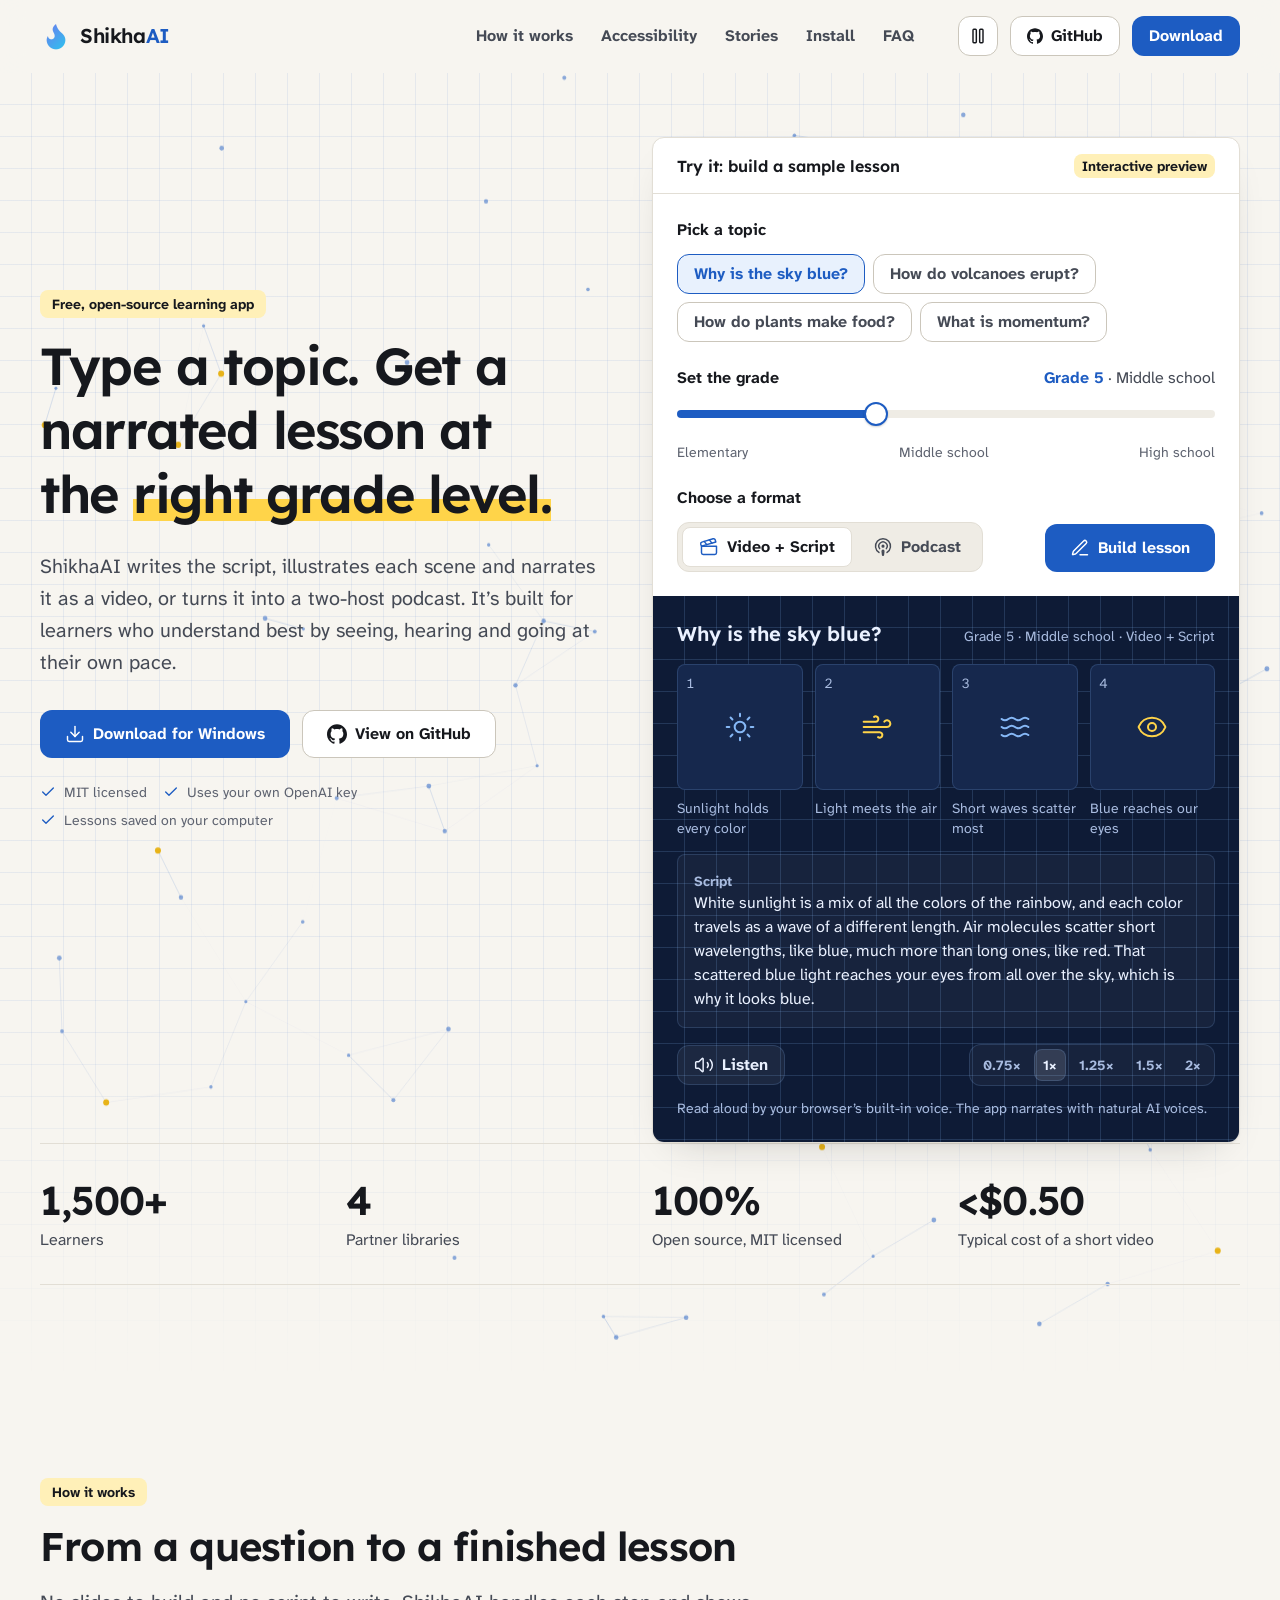
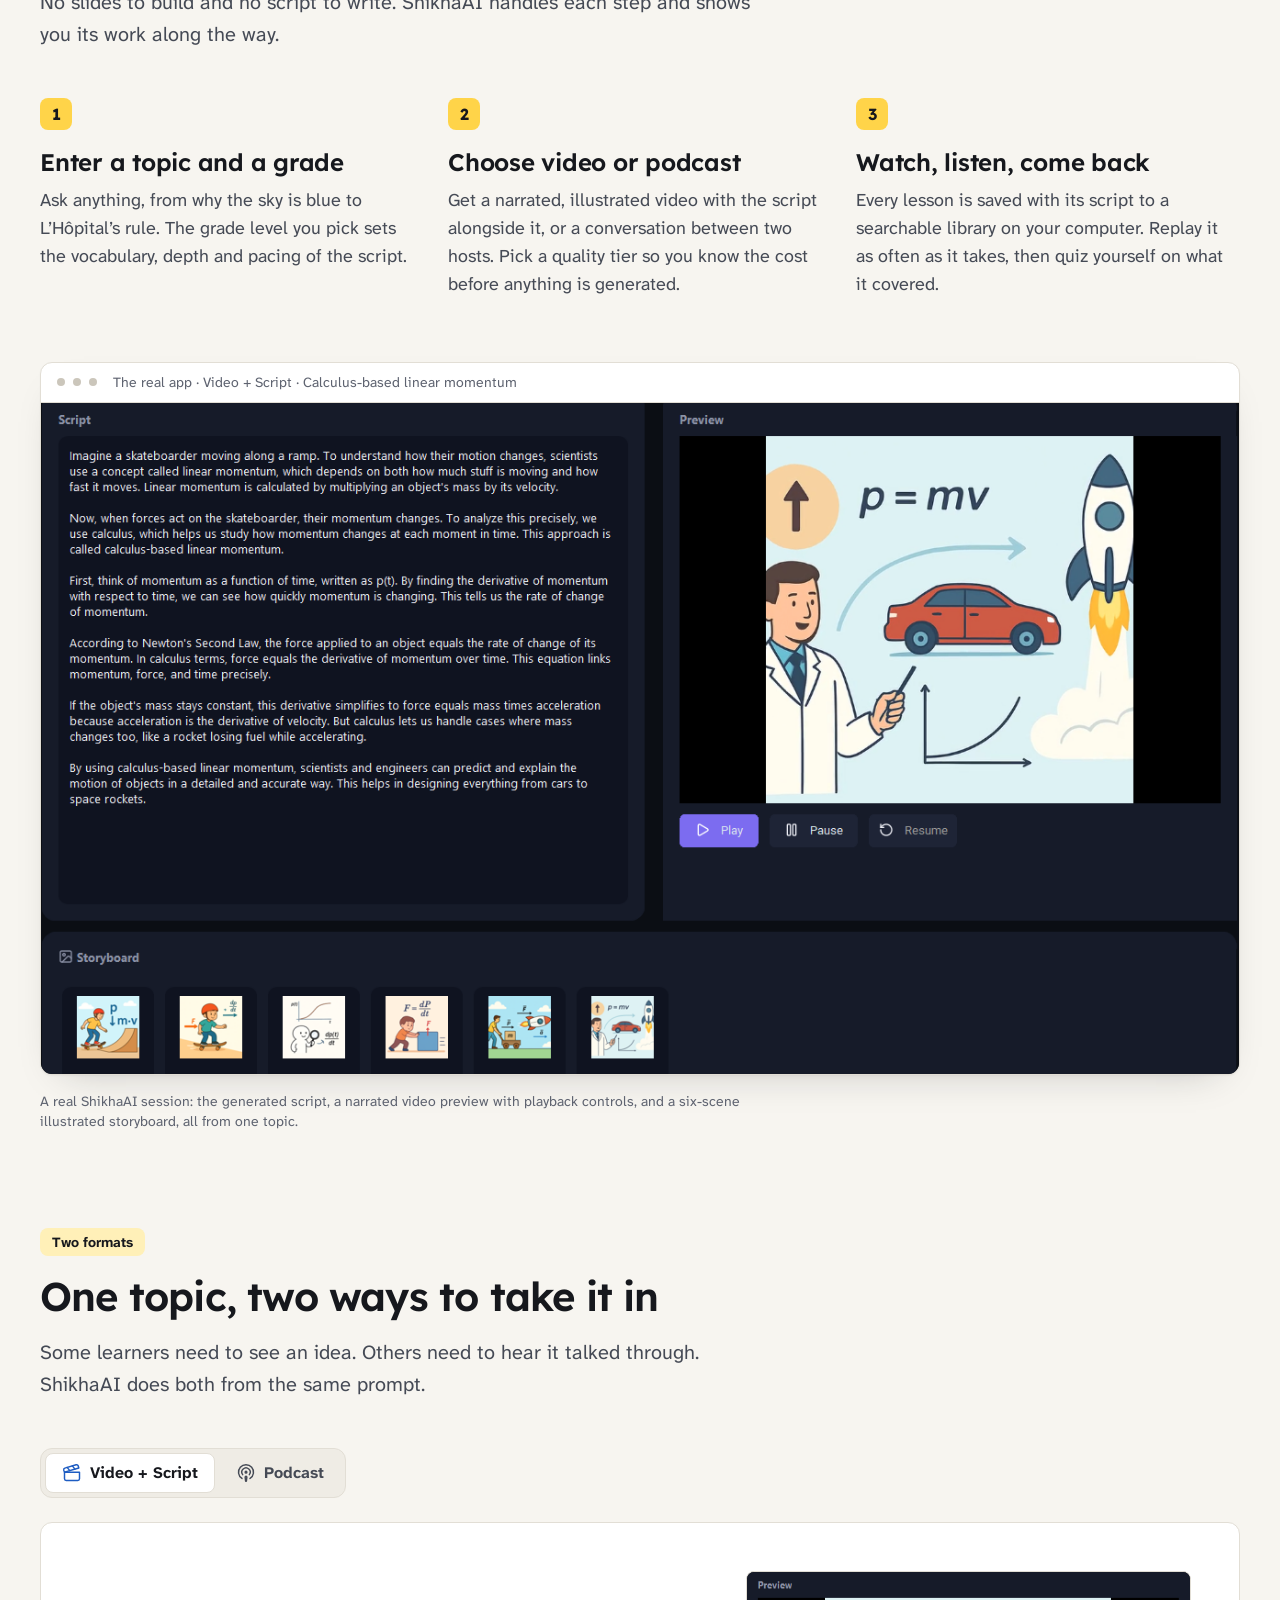
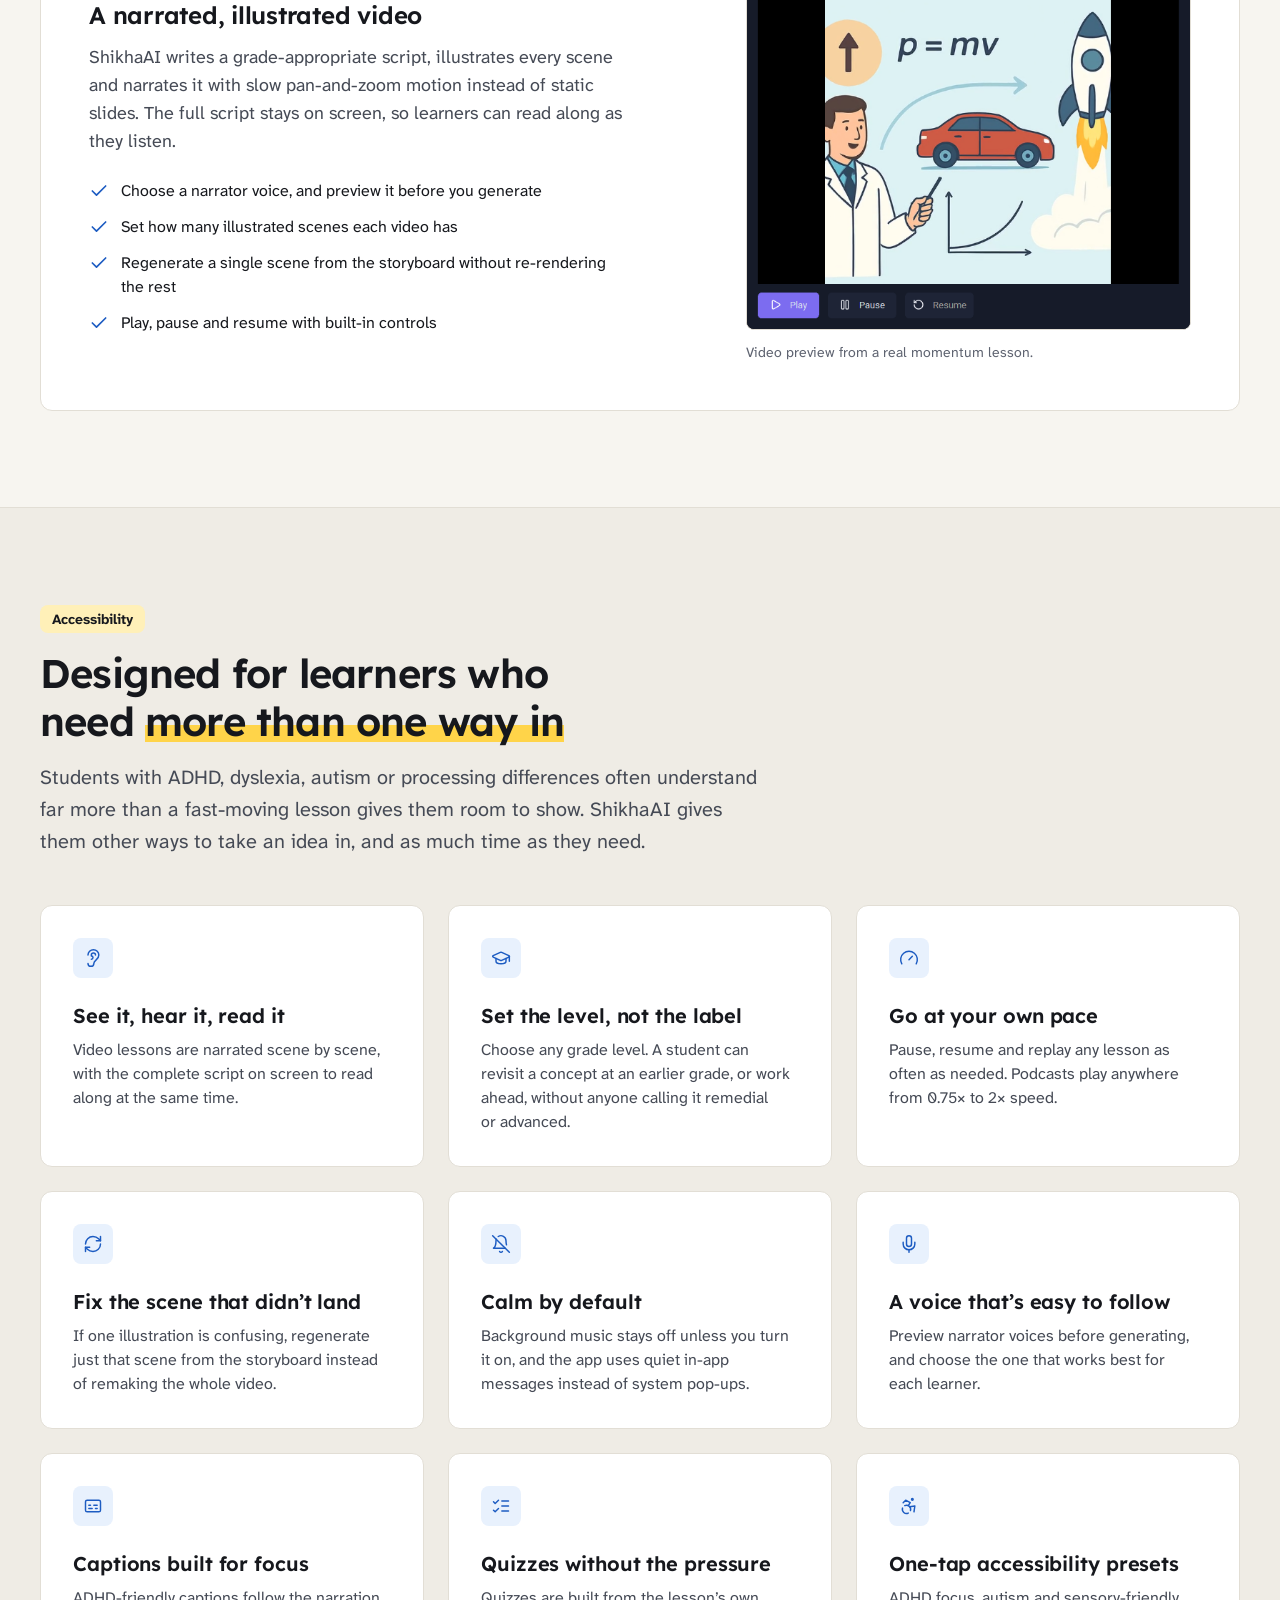
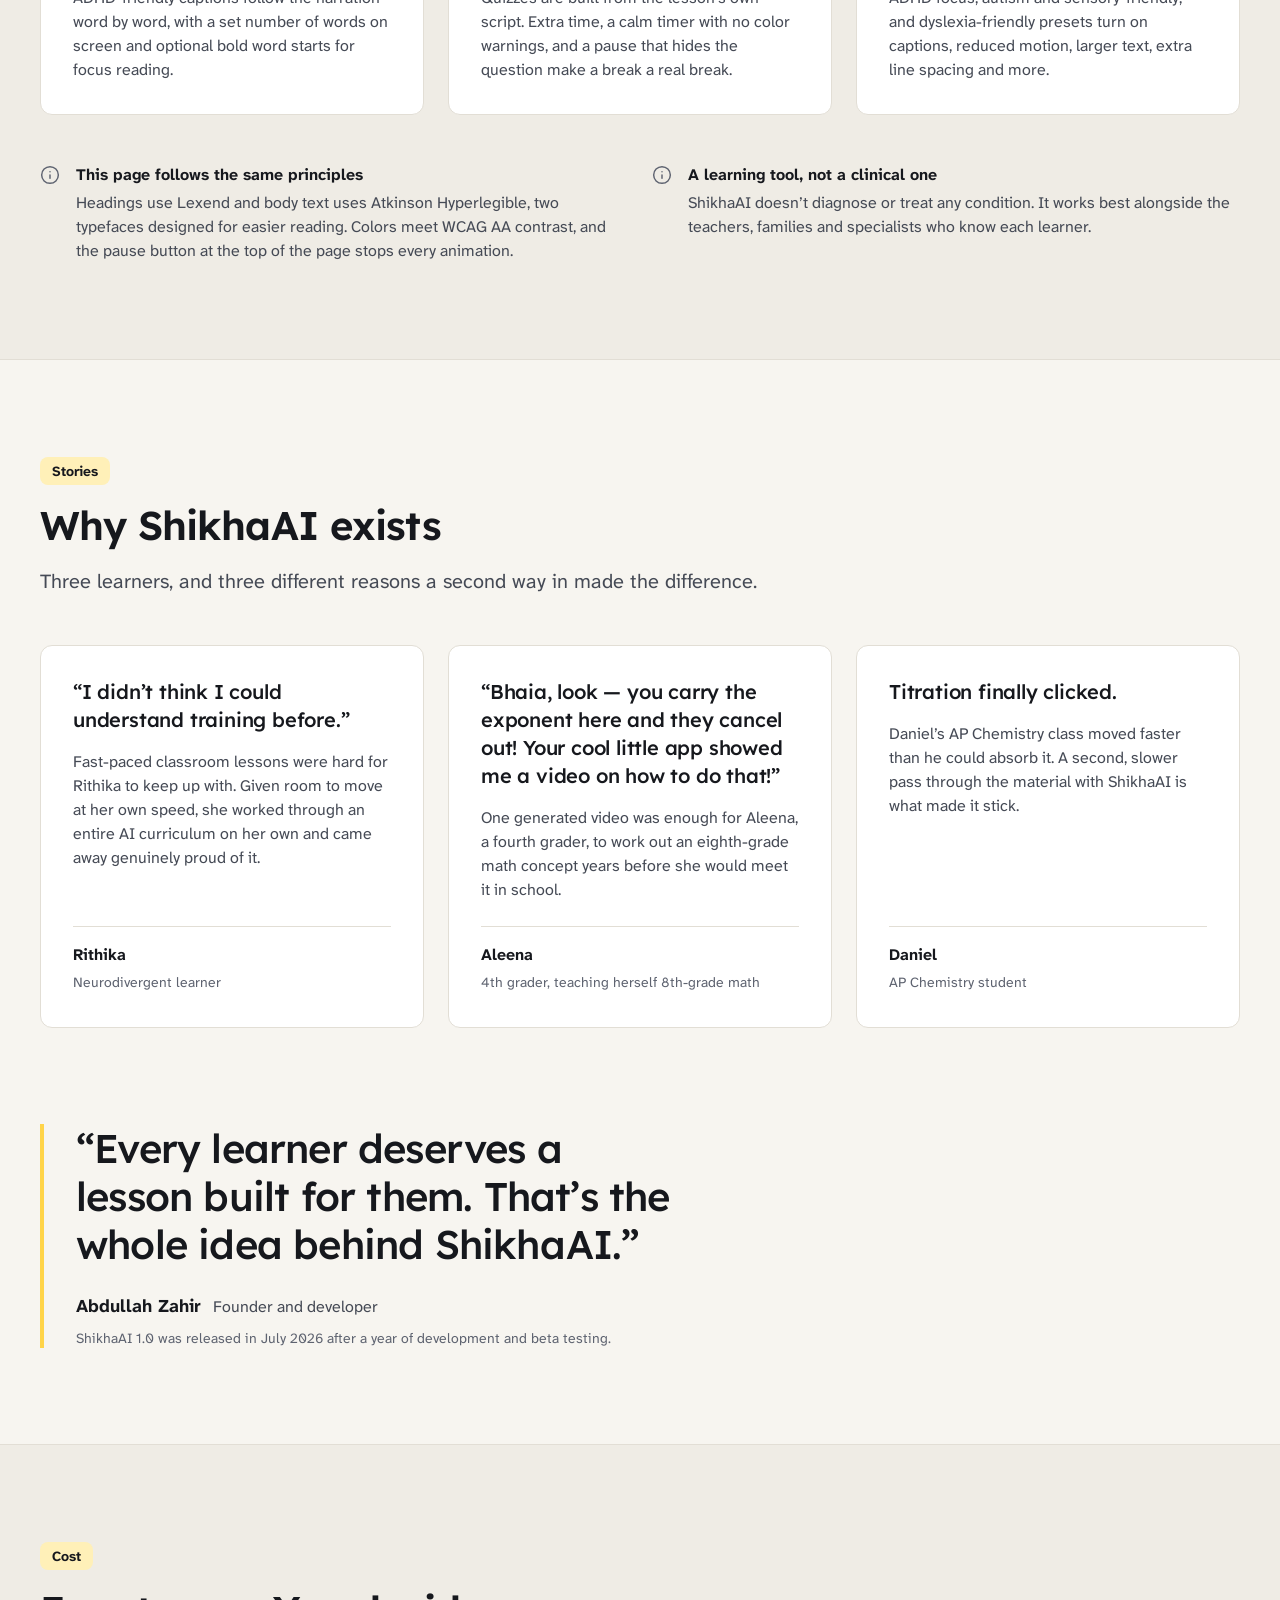
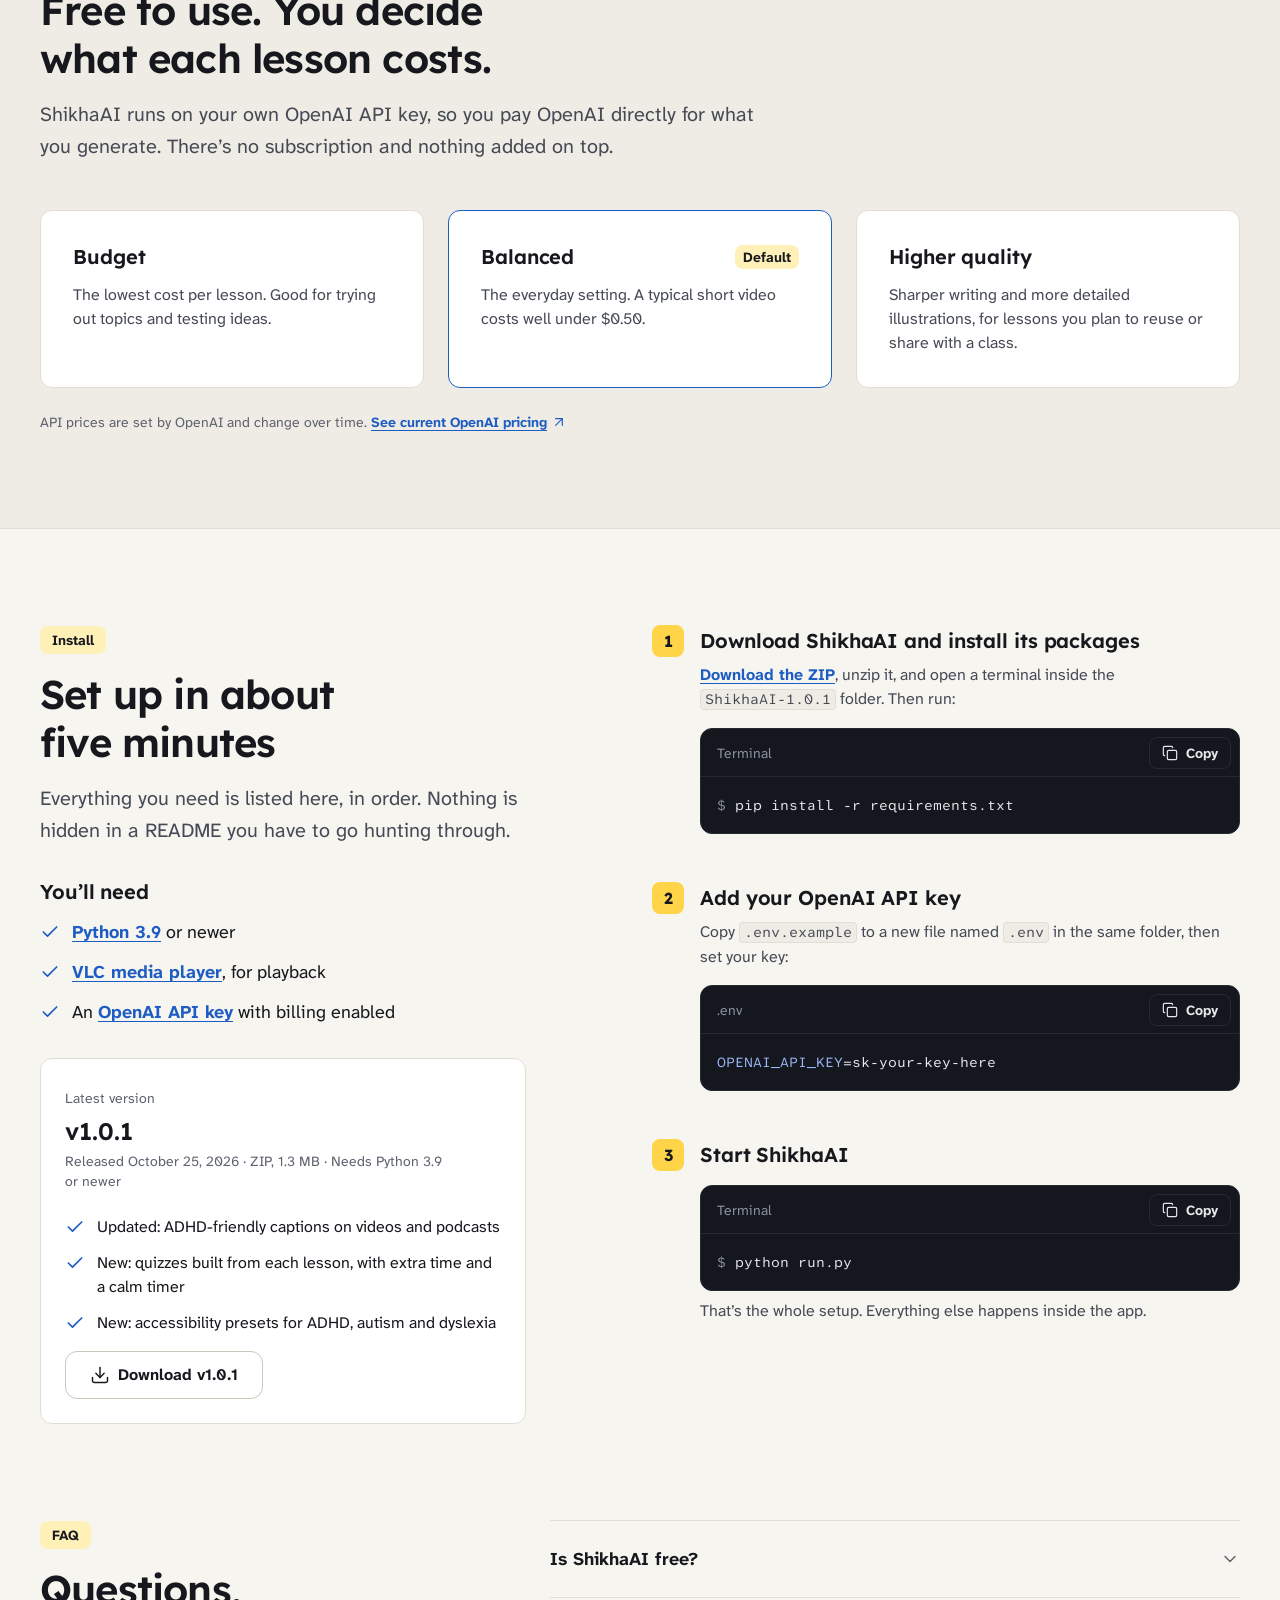
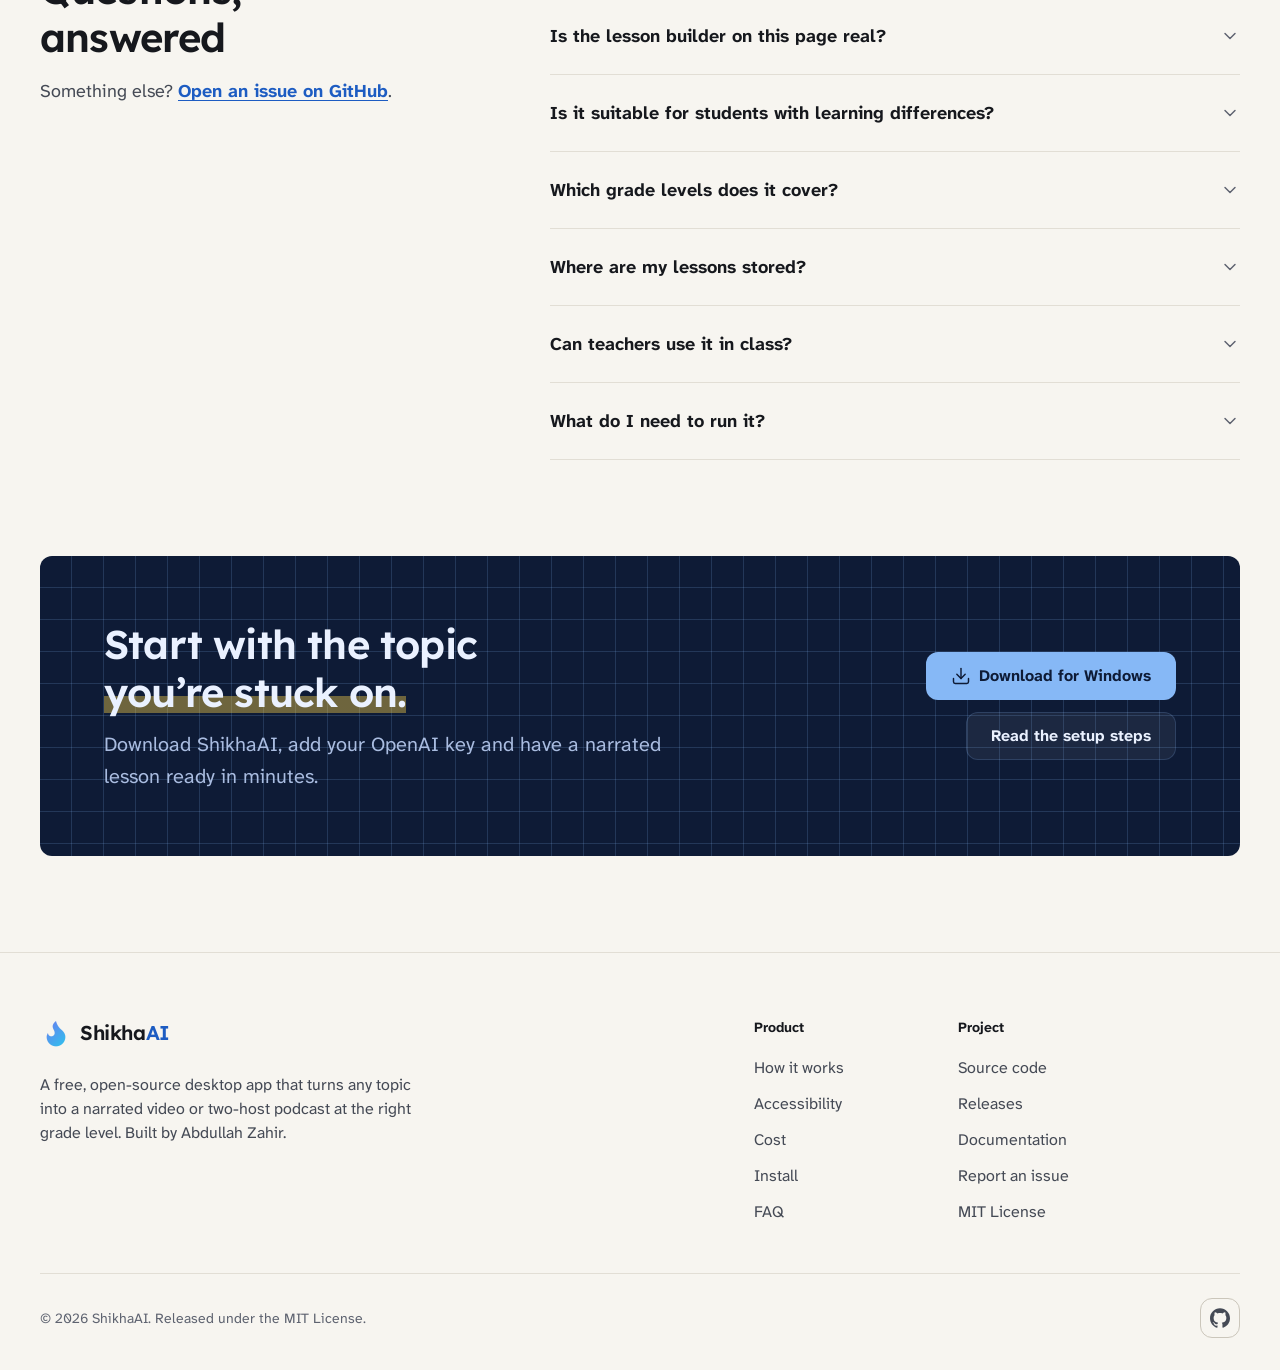
<file: index.html>
<!DOCTYPE html>
<html lang="en">
<head>
  <meta charset="utf-8">
  <meta name="viewport" content="width=device-width, initial-scale=1">
  <title>ShikhaAI — Narrated video and podcast lessons at the right grade level</title>
  <meta name="description" content="ShikhaAI is a free, open-source desktop app that turns any topic into a narrated, illustrated video or a two-host podcast at the grade level you choose. Built for learners who need to see it, hear it and go at their own pace.">
  <link rel="canonical" href="https://shikhaai.com/">
  <meta name="theme-color" content="#F7F5F0" media="(prefers-color-scheme: light)">
  <meta name="theme-color" content="#0F1115" media="(prefers-color-scheme: dark)">
  <meta name="author" content="Abdullah Zahir">

  <meta property="og:type" content="website">
  <meta property="og:site_name" content="ShikhaAI">
  <meta property="og:url" content="https://shikhaai.com/">
  <meta property="og:title" content="ShikhaAI — Any topic, as a narrated lesson at the right grade level">
  <meta property="og:description" content="A free, open-source desktop app that turns any topic into a narrated, illustrated video or a two-host podcast. Built for learners who need more than one way in.">
  <meta property="og:image" content="https://shikhaai.com/og-image.png">
  <meta property="og:image:width" content="1200">
  <meta property="og:image:height" content="630">
  <meta property="og:image:alt" content="ShikhaAI flame logo beside the headline: Type a topic. Get a narrated lesson at the right grade level.">
  <meta property="og:locale" content="en_US">
  <meta name="twitter:card" content="summary_large_image">
  <meta name="twitter:title" content="ShikhaAI — Any topic, as a narrated lesson at the right grade level">
  <meta name="twitter:description" content="A free, open-source desktop app that turns any topic into a narrated, illustrated video or a two-host podcast.">
  <meta name="twitter:image" content="https://shikhaai.com/og-image.png">
  <meta name="twitter:image:alt" content="ShikhaAI flame logo beside the headline: Type a topic. Get a narrated lesson at the right grade level.">

  <link rel="icon" href="favicon.ico" sizes="48x48">
  <link rel="icon" href="icon-192.png" type="image/png" sizes="192x192">
  <link rel="apple-touch-icon" href="apple-touch-icon.png">
  <link rel="manifest" href="site.webmanifest">

  <link rel="preconnect" href="https://fonts.googleapis.com">
  <link rel="preconnect" href="https://fonts.gstatic.com" crossorigin>
  <link rel="stylesheet" href="https://fonts.googleapis.com/css2?family=Atkinson+Hyperlegible+Mono:wght@400&family=Atkinson+Hyperlegible+Next:wght@400;700&family=Lexend:wght@500..700&display=swap">
  <link rel="stylesheet" href="styles.css">

  <!-- Motion preference is decided before first paint: the visitor's saved choice, else their device setting. -->
  <script>
    (function (root) {
      root.classList.add('js');
      var reduce = window.matchMedia('(prefers-reduced-motion: reduce)').matches;
      var saved = null;
      try { saved = localStorage.getItem('shikha-motion'); } catch (e) {}
      if (saved === 'paused' || (saved === null && reduce)) root.classList.add('motion-paused');
    })(document.documentElement);
  </script>
  <script type="application/ld+json">
  {
    "@context": "https://schema.org",
    "@type": "SoftwareApplication",
    "name": "ShikhaAI",
    "url": "https://shikhaai.com/",
    "description": "A free, open-source desktop app that turns any topic into a narrated, illustrated video or a two-host podcast at the grade level you choose.",
    "applicationCategory": "EducationalApplication",
    "operatingSystem": "Windows",
    "softwareVersion": "1.0.1",
    "downloadUrl": "https://shikhaai.com/ShikhaAI-v1.0.1.zip",
    "license": "https://opensource.org/licenses/MIT",
    "image": "https://shikhaai.com/og-image.png",
    "offers": { "@type": "Offer", "price": "0", "priceCurrency": "USD" },
    "author": { "@type": "Person", "name": "Abdullah Zahir", "url": "https://github.com/AbdullahZahir" }
  }
  </script>
</head>
<body>

<!-- Icon sprite: Lucide icons (ISC licence), the same set the app uses. -->
<svg width="0" height="0" style="position:absolute" aria-hidden="true" focusable="false">
  <defs>
    <symbol id="i-download" viewBox="0 0 24 24" fill="none" stroke="currentColor" stroke-width="1.75" stroke-linecap="round" stroke-linejoin="round"><path d="M21 15v4a2 2 0 0 1-2 2H5a2 2 0 0 1-2-2v-4"/><polyline points="7 10 12 15 17 10"/><line x1="12" x2="12" y1="15" y2="3"/></symbol>
    <symbol id="i-github" viewBox="0 0 24 24" fill="currentColor"><path d="M12 .297c-6.63 0-12 5.373-12 12 0 5.303 3.438 9.8 8.205 11.385.6.113.82-.258.82-.577 0-.285-.01-1.04-.015-2.04-3.338.724-4.042-1.61-4.042-1.61C4.422 18.07 3.633 17.7 3.633 17.7c-1.087-.744.084-.729.084-.729 1.205.084 1.838 1.236 1.838 1.236 1.07 1.835 2.809 1.305 3.495.998.108-.776.417-1.305.76-1.605-2.665-.3-5.466-1.332-5.466-5.93 0-1.31.465-2.38 1.235-3.22-.135-.303-.54-1.523.105-3.176 0 0 1.005-.322 3.3 1.23.96-.267 1.98-.399 3-.405 1.02.006 2.04.138 3 .405 2.28-1.552 3.285-1.23 3.285-1.23.645 1.653.24 2.873.12 3.176.765.84 1.23 1.91 1.23 3.22 0 4.61-2.805 5.625-5.475 5.92.42.36.81 1.096.81 2.22 0 1.606-.015 2.896-.015 3.286 0 .315.21.69.825.57C20.565 22.092 24 17.592 24 12.297c0-6.627-5.373-12-12-12"/></symbol>
    <symbol id="i-check" viewBox="0 0 24 24" fill="none" stroke="currentColor" stroke-width="2" stroke-linecap="round" stroke-linejoin="round"><path d="M20 6 9 17l-5-5"/></symbol>
    <symbol id="i-copy" viewBox="0 0 24 24" fill="none" stroke="currentColor" stroke-width="1.75" stroke-linecap="round" stroke-linejoin="round"><rect width="14" height="14" x="8" y="8" rx="2" ry="2"/><path d="M4 16c-1.1 0-2-.9-2-2V4c0-1.1.9-2 2-2h10c1.1 0 2 .9 2 2"/></symbol>
    <symbol id="i-chevron" viewBox="0 0 24 24" fill="none" stroke="currentColor" stroke-width="1.75" stroke-linecap="round" stroke-linejoin="round"><path d="m6 9 6 6 6-6"/></symbol>
    <symbol id="i-menu" viewBox="0 0 24 24" fill="none" stroke="currentColor" stroke-width="1.75" stroke-linecap="round" stroke-linejoin="round"><line x1="4" x2="20" y1="12" y2="12"/><line x1="4" x2="20" y1="6" y2="6"/><line x1="4" x2="20" y1="18" y2="18"/></symbol>
    <symbol id="i-x" viewBox="0 0 24 24" fill="none" stroke="currentColor" stroke-width="1.75" stroke-linecap="round" stroke-linejoin="round"><path d="M18 6 6 18"/><path d="m6 6 12 12"/></symbol>
    <symbol id="i-arrow-up-right" viewBox="0 0 24 24" fill="none" stroke="currentColor" stroke-width="1.75" stroke-linecap="round" stroke-linejoin="round"><path d="M7 7h10v10"/><path d="M7 17 17 7"/></symbol>
    <symbol id="i-info" viewBox="0 0 24 24" fill="none" stroke="currentColor" stroke-width="1.75" stroke-linecap="round" stroke-linejoin="round"><circle cx="12" cy="12" r="10"/><path d="M12 16v-4"/><path d="M12 8h.01"/></symbol>
    <symbol id="i-clapperboard" viewBox="0 0 24 24" fill="none" stroke="currentColor" stroke-width="1.75" stroke-linecap="round" stroke-linejoin="round"><path d="M20.2 6 3 11l-.9-2.4c-.3-1.1.3-2.2 1.3-2.5l13.5-4c1.1-.3 2.2.3 2.5 1.3Z"/><path d="m6.2 5.3 3.1 3.9"/><path d="m12.4 3.4 3.1 4"/><path d="M3 11h18v8a2 2 0 0 1-2 2H5a2 2 0 0 1-2-2Z"/></symbol>
    <symbol id="i-podcast" viewBox="0 0 24 24" fill="none" stroke="currentColor" stroke-width="1.75" stroke-linecap="round" stroke-linejoin="round"><path d="M16.85 18.58a9 9 0 1 0-9.7 0"/><path d="M8 14a5 5 0 1 1 8 0"/><circle cx="12" cy="11" r="1"/><path d="M13 17a1 1 0 1 0-2 0l.5 4.5a.5.5 0 1 0 1 0Z"/></symbol>
    <symbol id="i-ear" viewBox="0 0 24 24" fill="none" stroke="currentColor" stroke-width="1.75" stroke-linecap="round" stroke-linejoin="round"><path d="M6 8.5a6.5 6.5 0 1 1 13 0c0 6-6 6-6 10a3.5 3.5 0 1 1-7 0"/><path d="M15 8.5a2.5 2.5 0 0 0-5 0v1a2 2 0 1 1 0 4"/></symbol>
    <symbol id="i-grad" viewBox="0 0 24 24" fill="none" stroke="currentColor" stroke-width="1.75" stroke-linecap="round" stroke-linejoin="round"><path d="M21.42 10.922a1 1 0 0 0-.019-1.838L12.83 5.18a2 2 0 0 0-1.66 0L2.6 9.08a1 1 0 0 0 0 1.832l8.57 3.908a2 2 0 0 0 1.66 0z"/><path d="M22 10v6"/><path d="M6 12.5V16a6 3 0 0 0 12 0v-3.5"/></symbol>
    <symbol id="i-gauge" viewBox="0 0 24 24" fill="none" stroke="currentColor" stroke-width="1.75" stroke-linecap="round" stroke-linejoin="round"><path d="m12 14 4-4"/><path d="M3.34 19a10 10 0 1 1 17.32 0"/></symbol>
    <symbol id="i-refresh" viewBox="0 0 24 24" fill="none" stroke="currentColor" stroke-width="1.75" stroke-linecap="round" stroke-linejoin="round"><path d="M3 12a9 9 0 0 1 9-9 9.75 9.75 0 0 1 6.74 2.74L21 8"/><path d="M21 3v5h-5"/><path d="M21 12a9 9 0 0 1-9 9 9.75 9.75 0 0 1-6.74-2.74L3 16"/><path d="M8 16H3v5"/></symbol>
    <symbol id="i-bell-off" viewBox="0 0 24 24" fill="none" stroke="currentColor" stroke-width="1.75" stroke-linecap="round" stroke-linejoin="round"><path d="M8.7 3A6 6 0 0 1 18 8a21.3 21.3 0 0 0 .6 5"/><path d="M17 17H3s3-2 3-9a4.67 4.67 0 0 1 .3-1.7"/><path d="M10.3 21a1.94 1.94 0 0 0 3.4 0"/><path d="m2 2 20 20"/></symbol>
    <symbol id="i-mic" viewBox="0 0 24 24" fill="none" stroke="currentColor" stroke-width="1.75" stroke-linecap="round" stroke-linejoin="round"><path d="M12 2a3 3 0 0 0-3 3v7a3 3 0 0 0 6 0V5a3 3 0 0 0-3-3Z"/><path d="M19 10v2a7 7 0 0 1-14 0v-2"/><line x1="12" x2="12" y1="19" y2="22"/></symbol>
    <symbol id="i-pause" viewBox="0 0 24 24" fill="none" stroke="currentColor" stroke-width="1.75" stroke-linecap="round" stroke-linejoin="round"><rect x="14" y="4" width="4" height="16" rx="1"/><rect x="6" y="4" width="4" height="16" rx="1"/></symbol>
    <symbol id="i-play" viewBox="0 0 24 24" fill="none" stroke="currentColor" stroke-width="1.75" stroke-linecap="round" stroke-linejoin="round"><polygon points="6 3 20 12 6 21 6 3"/></symbol>
    <symbol id="i-pen" viewBox="0 0 24 24" fill="none" stroke="currentColor" stroke-width="1.75" stroke-linecap="round" stroke-linejoin="round"><path d="M12 20h9"/><path d="M16.376 3.622a1 1 0 0 1 3.002 3.002L7.368 18.635a2 2 0 0 1-.855.506l-2.872.838a.5.5 0 0 1-.62-.62l.838-2.872a2 2 0 0 1 .506-.854z"/></symbol>
    <symbol id="i-loader" viewBox="0 0 24 24" fill="none" stroke="currentColor" stroke-width="2" stroke-linecap="round" stroke-linejoin="round"><path d="M21 12a9 9 0 1 1-6.219-8.56"/></symbol>
    <symbol id="i-circle" viewBox="0 0 24 24" fill="none" stroke="currentColor" stroke-width="1.75" stroke-linecap="round" stroke-linejoin="round"><circle cx="12" cy="12" r="10"/></symbol>
    <symbol id="i-circle-check" viewBox="0 0 24 24" fill="none" stroke="currentColor" stroke-width="1.75" stroke-linecap="round" stroke-linejoin="round"><circle cx="12" cy="12" r="10"/><path d="m9 12 2 2 4-4"/></symbol>
    <symbol id="i-volume" viewBox="0 0 24 24" fill="none" stroke="currentColor" stroke-width="1.75" stroke-linecap="round" stroke-linejoin="round"><path d="M11 4.702a.705.705 0 0 0-1.203-.498L6.413 7.587A1.4 1.4 0 0 1 5.416 8H3a1 1 0 0 0-1 1v6a1 1 0 0 0 1 1h2.416a1.4 1.4 0 0 1 .997.413l3.383 3.384A.705.705 0 0 0 11 19.298z"/><path d="M16 9a5 5 0 0 1 0 6"/><path d="M19.364 18.364a9 9 0 0 0 0-12.728"/></symbol>
    <symbol id="i-stop" viewBox="0 0 24 24" fill="none" stroke="currentColor" stroke-width="1.75" stroke-linecap="round" stroke-linejoin="round"><rect width="18" height="18" x="3" y="3" rx="2"/></symbol>
    <symbol id="i-captions" viewBox="0 0 24 24" fill="none" stroke="currentColor" stroke-width="1.75" stroke-linecap="round" stroke-linejoin="round"><rect width="18" height="14" x="3" y="5" rx="2" ry="2"/><path d="M7 15h4M15 15h2M7 11h2M13 11h4"/></symbol>
    <symbol id="i-list-checks" viewBox="0 0 24 24" fill="none" stroke="currentColor" stroke-width="1.75" stroke-linecap="round" stroke-linejoin="round"><path d="m3 17 2 2 4-4"/><path d="m3 7 2 2 4-4"/><path d="M13 6h8"/><path d="M13 12h8"/><path d="M13 18h8"/></symbol>
    <symbol id="i-accessibility" viewBox="0 0 24 24" fill="none" stroke="currentColor" stroke-width="1.75" stroke-linecap="round" stroke-linejoin="round"><circle cx="16" cy="4" r="1"/><path d="m18 19 1-7-6 1"/><path d="m5 8 3-3 5.5 3-2.36 3.5"/><path d="M4.24 14.5a5 5 0 0 0 6.88 6"/><path d="M13.76 17.5a5 5 0 0 0-6.88-6"/></symbol>
    <!-- Storyboard scene icons -->
    <symbol id="i-sun" viewBox="0 0 24 24" fill="none" stroke="currentColor" stroke-width="1.5" stroke-linecap="round" stroke-linejoin="round"><circle cx="12" cy="12" r="4"/><path d="M12 2v2"/><path d="M12 20v2"/><path d="m4.93 4.93 1.41 1.41"/><path d="m17.66 17.66 1.41 1.41"/><path d="M2 12h2"/><path d="M20 12h2"/><path d="m6.34 17.66-1.41 1.41"/><path d="m19.07 4.93-1.41 1.41"/></symbol>
    <symbol id="i-wind" viewBox="0 0 24 24" fill="none" stroke="currentColor" stroke-width="1.5" stroke-linecap="round" stroke-linejoin="round"><path d="M12.8 19.6A2 2 0 1 0 14 16H2"/><path d="M17.5 8a2.5 2.5 0 1 1 2 4H2"/><path d="M9.8 4.4A2 2 0 1 1 11 8H2"/></symbol>
    <symbol id="i-waves" viewBox="0 0 24 24" fill="none" stroke="currentColor" stroke-width="1.5" stroke-linecap="round" stroke-linejoin="round"><path d="M2 6c.6.5 1.2 1 2.5 1C7 7 7 5 9.5 5c2.6 0 2.4 2 5 2 2.5 0 2.5-2 5-2 1.3 0 1.9.5 2.5 1"/><path d="M2 12c.6.5 1.2 1 2.5 1 2.5 0 2.5-2 5-2 2.6 0 2.4 2 5 2 2.5 0 2.5-2 5-2 1.3 0 1.9.5 2.5 1"/><path d="M2 18c.6.5 1.2 1 2.5 1 2.5 0 2.5-2 5-2 2.6 0 2.4 2 5 2 2.5 0 2.5-2 5-2 1.3 0 1.9.5 2.5 1"/></symbol>
    <symbol id="i-eye" viewBox="0 0 24 24" fill="none" stroke="currentColor" stroke-width="1.5" stroke-linecap="round" stroke-linejoin="round"><path d="M2.062 12.348a1 1 0 0 1 0-.696 10.75 10.75 0 0 1 19.876 0 1 1 0 0 1 0 .696 10.75 10.75 0 0 1-19.876 0"/><circle cx="12" cy="12" r="3"/></symbol>
    <symbol id="i-mountain" viewBox="0 0 24 24" fill="none" stroke="currentColor" stroke-width="1.5" stroke-linecap="round" stroke-linejoin="round"><path d="m8 3 4 8 5-5 5 15H2L8 3z"/></symbol>
    <symbol id="i-layers" viewBox="0 0 24 24" fill="none" stroke="currentColor" stroke-width="1.5" stroke-linecap="round" stroke-linejoin="round"><path d="m12.83 2.18a2 2 0 0 0-1.66 0L2.6 6.08a1 1 0 0 0 0 1.83l8.58 3.91a2 2 0 0 0 1.66 0l8.58-3.9a1 1 0 0 0 0-1.83Z"/><path d="m22 17.65-9.17 4.16a2 2 0 0 1-1.66 0L2 17.65"/><path d="m22 12.65-9.17 4.16a2 2 0 0 1-1.66 0L2 12.65"/></symbol>
    <symbol id="i-flame" viewBox="0 0 24 24" fill="none" stroke="currentColor" stroke-width="1.5" stroke-linecap="round" stroke-linejoin="round"><path d="M8.5 14.5A2.5 2.5 0 0 0 11 12c0-1.38-.5-2-1-3-1.072-2.143-.224-4.054 2-6 .5 2.5 2 4.9 4 6.5 2 1.6 3 3.5 3 5.5a7 7 0 1 1-14 0c0-1.153.433-2.294 1-3a2.5 2.5 0 0 0 2.5 2.5z"/></symbol>
    <symbol id="i-cloud" viewBox="0 0 24 24" fill="none" stroke="currentColor" stroke-width="1.5" stroke-linecap="round" stroke-linejoin="round"><path d="M17.5 19H9a7 7 0 1 1 6.71-9h1.79a4.5 4.5 0 1 1 0 9Z"/></symbol>
    <symbol id="i-droplets" viewBox="0 0 24 24" fill="none" stroke="currentColor" stroke-width="1.5" stroke-linecap="round" stroke-linejoin="round"><path d="M7 16.3c2.2 0 4-1.83 4-4.05 0-1.16-.57-2.26-1.71-3.19S7.29 6.75 7 5.3c-.29 1.45-1.14 2.84-2.29 3.76S3 11.1 3 12.25c0 2.22 1.8 4.05 4 4.05z"/><path d="M12.56 6.6A10.97 10.97 0 0 0 14 3.02c.5 2.5 2 4.9 4 6.5s3 3.5 3 5.5a6.98 6.98 0 0 1-11.91 4.97"/></symbol>
    <symbol id="i-sprout" viewBox="0 0 24 24" fill="none" stroke="currentColor" stroke-width="1.5" stroke-linecap="round" stroke-linejoin="round"><path d="M7 20h10"/><path d="M10 20c5.5-2.5.8-6.4 3-10"/><path d="M9.5 9.4c1.1.8 1.8 2.2 2.3 3.7-2 .4-3.5.4-4.8-.3-1.2-.6-2.3-1.9-3-4.2 2.8-.5 4.4 0 5.5.8z"/><path d="M14.1 6a7 7 0 0 0-1.1 4c1.9-.1 3.3-.6 4.3-1.4 1-1 1.6-2.3 1.7-4.6-2.7.1-4 1-4.9 2z"/></symbol>
    <symbol id="i-bike" viewBox="0 0 24 24" fill="none" stroke="currentColor" stroke-width="1.5" stroke-linecap="round" stroke-linejoin="round"><circle cx="18.5" cy="17.5" r="3.5"/><circle cx="5.5" cy="17.5" r="3.5"/><circle cx="15" cy="5" r="1"/><path d="M12 17.5V14l-3-3 4-3 2 3h2"/></symbol>
    <symbol id="i-truck" viewBox="0 0 24 24" fill="none" stroke="currentColor" stroke-width="1.5" stroke-linecap="round" stroke-linejoin="round"><path d="M14 18V6a2 2 0 0 0-2-2H4a2 2 0 0 0-2 2v11a1 1 0 0 0 1 1h2"/><path d="M15 18H9"/><path d="M19 18h2a1 1 0 0 0 1-1v-3.65a1 1 0 0 0-.22-.624l-3.48-4.35A1 1 0 0 0 17.52 8H14"/><circle cx="17" cy="18" r="2"/><circle cx="7" cy="18" r="2"/></symbol>
    <symbol id="i-rocket" viewBox="0 0 24 24" fill="none" stroke="currentColor" stroke-width="1.5" stroke-linecap="round" stroke-linejoin="round"><path d="M4.5 16.5c-1.5 1.26-2 5-2 5s3.74-.5 5-2c.71-.84.7-2.13-.09-2.91a2.18 2.18 0 0 0-2.91-.09z"/><path d="m12 15-3-3a22 22 0 0 1 2-3.95A12.88 12.88 0 0 1 22 2c0 2.72-.78 7.5-6 11a22.35 22.35 0 0 1-4 2z"/><path d="M9 12H4s.55-3.03 2-4c1.62-1.08 5 0 5 0"/><path d="M12 15v5s3.03-.55 4-2c1.08-1.62 0-5 0-5"/></symbol>
  </defs>
</svg>

<a class="skip-link" href="#main">Skip to content</a>

<header class="site-header" id="site-header">
  <div class="container">
    <nav class="nav" aria-label="Main">
      <a class="brand" href="#top" aria-label="ShikhaAI home">
        <img src="assets/flame.png" alt="" width="32" height="32">
        <span class="brand-name">Shikha<span>AI</span></span>
      </a>
      <ul class="nav-links">
        <li><a href="#how">How it works</a></li>
        <li><a href="#accessibility">Accessibility</a></li>
        <li><a href="#stories">Stories</a></li>
        <li><a href="#install">Install</a></li>
        <li><a href="#faq">FAQ</a></li>
      </ul>
      <div class="nav-actions">
        <button class="icon-btn motion-toggle" type="button" aria-pressed="false" aria-label="Pause animations" title="Pause animations">
          <svg class="icon icon-pause" aria-hidden="true"><use href="#i-pause"/></svg>
          <svg class="icon icon-play" aria-hidden="true"><use href="#i-play"/></svg>
        </button>
        <a class="btn btn--secondary btn--sm" href="https://github.com/AbdullahZahir/ShikhaAI">
          <svg class="icon icon-sm" aria-hidden="true"><use href="#i-github"/></svg>
          GitHub
        </a>
        <a class="btn btn--primary btn--sm" href="ShikhaAI-v1.0.1.zip" download>Download</a>
        <button class="icon-btn menu-toggle" type="button" aria-expanded="false" aria-controls="mobile-menu" aria-label="Open menu">
          <svg class="icon icon-open" aria-hidden="true"><use href="#i-menu"/></svg>
          <svg class="icon icon-close" aria-hidden="true"><use href="#i-x"/></svg>
        </button>
      </div>
    </nav>
  </div>
  <div class="mobile-menu" id="mobile-menu" hidden>
    <div class="container">
      <ul>
        <li><a href="#how">How it works</a></li>
        <li><a href="#accessibility">Accessibility</a></li>
        <li><a href="#stories">Stories</a></li>
        <li><a href="#install">Install</a></li>
        <li><a href="#faq">FAQ</a></li>
        <li>
          <a href="https://github.com/AbdullahZahir/ShikhaAI">
            <svg class="icon" aria-hidden="true"><use href="#i-github"/></svg>
            View on GitHub
          </a>
        </li>
        <li class="mobile-menu-cta">
          <a class="btn btn--primary btn--block" href="ShikhaAI-v1.0.1.zip" download>
            <svg class="icon" aria-hidden="true"><use href="#i-download"/></svg>
            Download for Windows
          </a>
        </li>
      </ul>
    </div>
  </div>
</header>

<main id="main">

  <!-- Hero -->
  <section class="hero" id="top" aria-labelledby="hero-title">
    <canvas class="hero-dots" aria-hidden="true"></canvas>
    <div class="container">
      <div class="hero-grid">
        <div class="hero-copy">
          <span class="eyebrow">Free, open-source learning app</span>
          <h1 class="display" id="hero-title">Type a topic. Get a narrated lesson at the <span class="marker is-drawn-on-load">right grade level.</span></h1>
          <p class="lead">ShikhaAI writes the script, illustrates each scene and narrates it as a video, or turns it into a two-host podcast. It’s built for learners who understand best by seeing, hearing and going at their own pace.</p>
          <div class="btn-row">
            <a class="btn btn--primary" href="ShikhaAI-v1.0.1.zip" download>
              <svg class="icon" aria-hidden="true"><use href="#i-download"/></svg>
              Download for Windows
            </a>
            <a class="btn btn--secondary" href="https://github.com/AbdullahZahir/ShikhaAI">
              <svg class="icon" aria-hidden="true"><use href="#i-github"/></svg>
              View on GitHub
            </a>
          </div>
          <ul class="hero-meta caption">
            <li><svg class="icon" aria-hidden="true"><use href="#i-check"/></svg>MIT licensed</li>
            <li><svg class="icon" aria-hidden="true"><use href="#i-check"/></svg>Uses your own OpenAI key</li>
            <li><svg class="icon" aria-hidden="true"><use href="#i-check"/></svg>Lessons saved on your computer</li>
          </ul>
        </div>

        <div class="hero-builder">
          <section class="card builder" aria-labelledby="builder-title">
            <div class="builder-head">
              <h2 id="builder-title">Try it: build a sample lesson</h2>
              <span class="badge">Interactive preview</span>
            </div>

            <form class="builder-controls" id="builder-form">
              <fieldset>
                <legend class="field-label">Pick a topic</legend>
                <div class="chips">
                  <label class="chip"><input type="radio" name="topic" value="sky" checked><span>Why is the sky blue?</span></label>
                  <label class="chip"><input type="radio" name="topic" value="volcano"><span>How do volcanoes erupt?</span></label>
                  <label class="chip"><input type="radio" name="topic" value="plants"><span>How do plants make food?</span></label>
                  <label class="chip"><input type="radio" name="topic" value="momentum"><span>What is momentum?</span></label>
                </div>
              </fieldset>

              <div>
                <label class="field-label" for="grade">Set the grade <output for="grade" id="grade-output"><strong>Grade 5</strong> · Middle school</output></label>
                <input class="range" type="range" id="grade" name="grade" min="1" max="12" step="1" value="5" aria-valuetext="Grade 5, middle school">
                <div class="range-scale caption" aria-hidden="true"><span>Elementary</span><span>Middle school</span><span>High school</span></div>
              </div>

              <div class="builder-actions">
                <fieldset>
                  <legend class="field-label">Choose a format</legend>
                  <div class="segmented">
                    <label class="segment"><input type="radio" name="format" value="video" checked><span><svg class="icon" aria-hidden="true"><use href="#i-clapperboard"/></svg>Video + Script</span></label>
                    <label class="segment"><input type="radio" name="format" value="podcast"><span><svg class="icon" aria-hidden="true"><use href="#i-podcast"/></svg>Podcast</span></label>
                  </div>
                </fieldset>
                <button class="btn btn--primary" type="submit" id="build-btn">
                  <svg class="icon icon-idle" aria-hidden="true"><use href="#i-pen"/></svg>
                  <svg class="icon icon-busy spin" aria-hidden="true" hidden><use href="#i-loader"/></svg>
                  <span class="build-label">Build lesson</span>
                </button>
              </div>
            </form>

            <div class="stage" id="stage" data-state="done" aria-busy="false">
              <ol class="pipeline" aria-label="Build progress">
                <li data-status="pending">
                  <svg class="icon status-pending" aria-hidden="true"><use href="#i-circle"/></svg>
                  <svg class="icon status-active spin" aria-hidden="true"><use href="#i-loader"/></svg>
                  <svg class="icon status-done" aria-hidden="true"><use href="#i-circle-check"/></svg>
                  <span class="pipeline-text">Writing the script</span>
                </li>
                <li data-status="pending">
                  <svg class="icon status-pending" aria-hidden="true"><use href="#i-circle"/></svg>
                  <svg class="icon status-active spin" aria-hidden="true"><use href="#i-loader"/></svg>
                  <svg class="icon status-done" aria-hidden="true"><use href="#i-circle-check"/></svg>
                  <span class="pipeline-text">Illustrating 4 scenes</span>
                </li>
                <li data-status="pending">
                  <svg class="icon status-pending" aria-hidden="true"><use href="#i-circle"/></svg>
                  <svg class="icon status-active spin" aria-hidden="true"><use href="#i-loader"/></svg>
                  <svg class="icon status-done" aria-hidden="true"><use href="#i-circle-check"/></svg>
                  <span class="pipeline-text">Recording the narration</span>
                </li>
              </ol>
              <div class="pipeline-skeleton" aria-hidden="true"><span></span><span></span><span></span><span></span></div>

              <div class="result" id="result">
                <!-- Rendered by main.js. Shown as-is when JavaScript is off. -->
                <div class="stage-label"><strong>Why is the sky blue?</strong><span>Grade 5 · Middle school · Video + Script</span></div>
                <div class="script">
                  <span class="turn-name">Script</span>
                  <p>White sunlight is a mix of all the colors of the rainbow, and each color travels as a wave of a different length. Air molecules scatter short wavelengths, like blue, much more than long ones, like red. That scattered blue light reaches your eyes from all over the sky, which is why it looks blue.</p>
                </div>
              </div>

              <p class="stage-stale" id="stage-stale">
                <svg class="icon" aria-hidden="true"><use href="#i-info"/></svg>
                Settings changed. Press Build lesson to update.
              </p>
            </div>
          </section>
        </div>
      </div>

      <dl class="stats" data-reveal>
        <div class="stat">
          <dt class="stat-label">Learners</dt>
          <dd class="stat-value">1,500+</dd>
        </div>
        <div class="stat">
          <dt class="stat-label">Partner libraries</dt>
          <dd class="stat-value">4</dd>
        </div>
        <div class="stat">
          <dt class="stat-label">Open source, MIT licensed</dt>
          <dd class="stat-value">100%</dd>
        </div>
        <div class="stat">
          <dt class="stat-label">Typical cost of a short video</dt>
          <dd class="stat-value">&lt;$0.50</dd>
        </div>
      </dl>
    </div>
  </section>

  <!-- How it works -->
  <section class="section" id="how" aria-labelledby="how-title">
    <div class="container">
      <div class="section-head" data-reveal>
        <span class="eyebrow">How it works</span>
        <h2 class="h2" id="how-title">From a question to a finished lesson</h2>
        <p class="lead">No slides to build and no script to write. ShikhaAI handles each step and shows you its work along the way.</p>
      </div>
      <ol class="steps" data-reveal>
        <li class="step">
          <span class="step-num">1</span>
          <h3 class="h3">Enter a topic and a grade</h3>
          <p>Ask anything, from why the sky is blue to L’Hôpital’s rule. The grade level you pick sets the vocabulary, depth and pacing of the script.</p>
        </li>
        <li class="step">
          <span class="step-num">2</span>
          <h3 class="h3">Choose video or podcast</h3>
          <p>Get a narrated, illustrated video with the script alongside it, or a conversation between two hosts. Pick a quality tier so you know the cost before anything is generated.</p>
        </li>
        <li class="step">
          <span class="step-num">3</span>
          <h3 class="h3">Watch, listen, come back</h3>
          <p>Every lesson is saved with its script to a searchable library on your computer. Replay it as often as it takes, then quiz yourself on what it covered.</p>
        </li>
      </ol>

      <figure class="product" data-reveal>
        <div class="frame">
          <div class="frame-bar" aria-hidden="true">
            <div class="frame-dots"><span></span><span></span><span></span></div>
            <span class="frame-title caption">The real app · Video + Script · Calculus-based linear momentum</span>
          </div>
          <div class="frame-media media-loading">
            <img src="assets/showcase-momentum.png" width="1304" height="731" loading="lazy" decoding="async"
                 alt="The ShikhaAI app mid-lesson on momentum. On the left, the generated script explains linear momentum with a skateboarder example. On the right, the video preview shows an illustrated scientist beside the equation p equals m v, with Play, Pause and Resume buttons. Along the bottom, a storyboard of six illustrated scenes.">
          </div>
        </div>
        <figcaption class="caption">A real ShikhaAI session: the generated script, a narrated video preview with playback controls, and a six-scene illustrated storyboard, all from one topic.</figcaption>
      </figure>
    </div>
  </section>

  <!-- Formats -->
  <section class="section" id="formats" aria-labelledby="formats-title">
    <div class="container">
      <div class="section-head" data-reveal>
        <span class="eyebrow">Two formats</span>
        <h2 class="h2" id="formats-title">One topic, two ways to take it in</h2>
        <p class="lead">Some learners need to see an idea. Others need to hear it talked through. ShikhaAI does both from the same prompt.</p>
      </div>

      <div class="tabs" data-tabs data-reveal>
        <div class="tablist segmented" role="tablist" aria-label="Lesson formats">
          <button class="tab" type="button" role="tab" id="tab-video" aria-controls="panel-video" aria-selected="true">
            <svg class="icon" aria-hidden="true"><use href="#i-clapperboard"/></svg>
            Video + Script
          </button>
          <button class="tab" type="button" role="tab" id="tab-podcast" aria-controls="panel-podcast" aria-selected="false" tabindex="-1">
            <svg class="icon" aria-hidden="true"><use href="#i-podcast"/></svg>
            Podcast
          </button>
        </div>

        <div class="card tabpanel" role="tabpanel" id="panel-video" aria-labelledby="tab-video" tabindex="0">
          <div class="tabpanel-copy">
            <h3 class="h3">A narrated, illustrated video</h3>
            <p>ShikhaAI writes a grade-appropriate script, illustrates every scene and narrates it with slow pan-and-zoom motion instead of static slides. The full script stays on screen, so learners can read along as they listen.</p>
            <ul class="check-list">
              <li><svg class="icon" aria-hidden="true"><use href="#i-check"/></svg>Choose a narrator voice, and preview it before you generate</li>
              <li><svg class="icon" aria-hidden="true"><use href="#i-check"/></svg>Set how many illustrated scenes each video has</li>
              <li><svg class="icon" aria-hidden="true"><use href="#i-check"/></svg>Regenerate a single scene from the storyboard without re-rendering the rest</li>
              <li><svg class="icon" aria-hidden="true"><use href="#i-check"/></svg>Play, pause and resume with built-in controls</li>
            </ul>
          </div>
          <figure class="tabpanel-visual">
            <div class="crop media-loading">
              <img src="assets/showcase-momentum.png" width="1304" height="731" loading="lazy" decoding="async"
                   alt="Video preview from the momentum lesson: an illustrated scientist points to the equation p equals m v, with a car and a rocket, above Play, Pause and Resume buttons.">
            </div>
            <figcaption class="caption">Video preview from a real momentum lesson.</figcaption>
          </figure>
        </div>

        <div class="card tabpanel" role="tabpanel" id="panel-podcast" aria-labelledby="tab-podcast" tabindex="0" hidden>
          <div class="tabpanel-copy">
            <h3 class="h3">A conversation between two hosts</h3>
            <p>Shimmer and Echo, one energetic and one thoughtful, talk your topic through with humor and real-world examples. It sounds like a podcast, not a lecture read aloud.</p>
            <ul class="check-list">
              <li><svg class="icon" aria-hidden="true"><use href="#i-check"/></svg>Playback speed from 0.75× to 2×</li>
              <li><svg class="icon" aria-hidden="true"><use href="#i-check"/></svg>Optional ambient music bed, off by default, with adjustable volume</li>
              <li><svg class="icon" aria-hidden="true"><use href="#i-check"/></svg>Music is synthesized on your computer, so there’s no licensed audio involved</li>
              <li><svg class="icon" aria-hidden="true"><use href="#i-check"/></svg>Saved to your library with the full script</li>
            </ul>
          </div>
          <div class="tabpanel-visual">
            <div class="hosts">
              <div class="host">
                <span class="avatar avatar--a" aria-hidden="true">S</span>
                <div><strong>Shimmer</strong><span>Energetic host</span></div>
              </div>
              <div class="host">
                <span class="avatar avatar--b" aria-hidden="true">E</span>
                <div><strong>Echo</strong><span>Thoughtful host</span></div>
              </div>
              <dl class="host-specs">
                <div><dt>Playback speed</dt><dd>0.75× to 2×</dd></div>
                <div><dt>Background music</dt><dd>Off by default</dd></div>
              </dl>
            </div>
          </div>
        </div>
      </div>
    </div>
  </section>

  <!-- Accessibility -->
  <section class="section section--band" id="accessibility" aria-labelledby="a11y-title">
    <div class="container">
      <div class="section-head" data-reveal>
        <span class="eyebrow">Accessibility</span>
        <h2 class="h2" id="a11y-title">Designed for learners who need <span class="marker">more than one way in</span></h2>
        <p class="lead">Students with ADHD, dyslexia, autism or processing differences often understand far more than a fast-moving lesson gives them room to show. ShikhaAI gives them other ways to take an idea in, and as much time as they need.</p>
      </div>

      <ul class="feature-grid" data-reveal>
        <li class="card feature">
          <span class="feature-icon"><svg class="icon" aria-hidden="true"><use href="#i-ear"/></svg></span>
          <h3 class="h4">See it, hear it, read it</h3>
          <p>Video lessons are narrated scene by scene, with the complete script on screen to read along at the same time.</p>
        </li>
        <li class="card feature">
          <span class="feature-icon"><svg class="icon" aria-hidden="true"><use href="#i-grad"/></svg></span>
          <h3 class="h4">Set the level, not the label</h3>
          <p>Choose any grade level. A student can revisit a concept at an earlier grade, or work ahead, without anyone calling it remedial or advanced.</p>
        </li>
        <li class="card feature">
          <span class="feature-icon"><svg class="icon" aria-hidden="true"><use href="#i-gauge"/></svg></span>
          <h3 class="h4">Go at your own pace</h3>
          <p>Pause, resume and replay any lesson as often as needed. Podcasts play anywhere from 0.75× to 2× speed.</p>
        </li>
        <li class="card feature">
          <span class="feature-icon"><svg class="icon" aria-hidden="true"><use href="#i-refresh"/></svg></span>
          <h3 class="h4">Fix the scene that didn’t land</h3>
          <p>If one illustration is confusing, regenerate just that scene from the storyboard instead of remaking the whole video.</p>
        </li>
        <li class="card feature">
          <span class="feature-icon"><svg class="icon" aria-hidden="true"><use href="#i-bell-off"/></svg></span>
          <h3 class="h4">Calm by default</h3>
          <p>Background music stays off unless you turn it on, and the app uses quiet in-app messages instead of system pop-ups.</p>
        </li>
        <li class="card feature">
          <span class="feature-icon"><svg class="icon" aria-hidden="true"><use href="#i-mic"/></svg></span>
          <h3 class="h4">A voice that’s easy to follow</h3>
          <p>Preview narrator voices before generating, and choose the one that works best for each learner.</p>
        </li>
        <li class="card feature">
          <span class="feature-icon"><svg class="icon" aria-hidden="true"><use href="#i-captions"/></svg></span>
          <h3 class="h4">Captions built for focus</h3>
          <p>ADHD-friendly captions follow the narration word by word, with a set number of words on screen and optional bold word starts for focus reading.</p>
        </li>
        <li class="card feature">
          <span class="feature-icon"><svg class="icon" aria-hidden="true"><use href="#i-list-checks"/></svg></span>
          <h3 class="h4">Quizzes without the pressure</h3>
          <p>Quizzes are built from the lesson’s own script. Extra time, a calm timer with no color warnings, and a pause that hides the question make a break a real break.</p>
        </li>
        <li class="card feature">
          <span class="feature-icon"><svg class="icon" aria-hidden="true"><use href="#i-accessibility"/></svg></span>
          <h3 class="h4">One-tap accessibility presets</h3>
          <p>ADHD focus, autism and sensory-friendly, and dyslexia-friendly presets turn on captions, reduced motion, larger text, extra line spacing and more.</p>
        </li>
      </ul>

      <div class="notes" data-reveal>
        <div class="note">
          <svg class="icon" aria-hidden="true"><use href="#i-info"/></svg>
          <div>
            <h3>This page follows the same principles</h3>
            <p>Headings use Lexend and body text uses Atkinson Hyperlegible, two typefaces designed for easier reading. Colors meet WCAG AA contrast, and the pause button at the top of the page stops every animation.</p>
          </div>
        </div>
        <div class="note">
          <svg class="icon" aria-hidden="true"><use href="#i-info"/></svg>
          <div>
            <h3>A learning tool, not a clinical one</h3>
            <p>ShikhaAI doesn’t diagnose or treat any condition. It works best alongside the teachers, families and specialists who know each learner.</p>
          </div>
        </div>
      </div>
    </div>
  </section>

  <!-- Stories -->
  <section class="section" id="stories" aria-labelledby="stories-title">
    <div class="container">
      <div class="section-head" data-reveal>
        <span class="eyebrow">Stories</span>
        <h2 class="h2" id="stories-title">Why ShikhaAI exists</h2>
        <p class="lead">Three learners, and three different reasons a second way in made the difference.</p>
      </div>

      <div class="stories" data-reveal>
        <figure class="card story">
          <blockquote>“I didn’t think I could understand training before.”</blockquote>
          <p class="story-context">Fast-paced classroom lessons were hard for Rithika to keep up with. Given room to move at her own speed, she worked through an entire AI curriculum on her own and came away genuinely proud of it.</p>
          <footer>
            <cite>Rithika</cite>
            <span class="caption">Neurodivergent learner</span>
          </footer>
        </figure>
        <figure class="card story">
          <blockquote>“Bhaia, look — you carry the exponent here and they cancel out! Your cool little app showed me a video on how to do that!”</blockquote>
          <p class="story-context">One generated video was enough for Aleena, a fourth grader, to work out an eighth-grade math concept years before she would meet it in school.</p>
          <footer>
            <cite>Aleena</cite>
            <span class="caption">4th grader, teaching herself 8th-grade math</span>
          </footer>
        </figure>
        <figure class="card story">
          <blockquote>Titration finally clicked.</blockquote>
          <p class="story-context">Daniel’s AP Chemistry class moved faster than he could absorb it. A second, slower pass through the material with ShikhaAI is what made it stick.</p>
          <footer>
            <cite>Daniel</cite>
            <span class="caption">AP Chemistry student</span>
          </footer>
        </figure>
      </div>
    </div>
  </section>

  <!-- Founder -->
  <section class="section" aria-label="A note from the founder">
    <div class="container">
      <figure class="founder" data-reveal>
        <blockquote>“Every learner deserves a lesson built for them. That’s the whole idea behind ShikhaAI.”</blockquote>
        <figcaption>
          <strong>Abdullah Zahir</strong>
          <span class="muted small">Founder and developer</span>
        </figcaption>
        <p class="caption founder-note">ShikhaAI 1.0 was released in July 2026 after a year of development and beta testing.</p>
      </figure>
    </div>
  </section>

  <!-- Cost -->
  <section class="section section--band" id="cost" aria-labelledby="cost-title">
    <div class="container">
      <div class="section-head" data-reveal>
        <span class="eyebrow">Cost</span>
        <h2 class="h2" id="cost-title">Free to use. You decide what each lesson costs.</h2>
        <p class="lead">ShikhaAI runs on your own OpenAI API key, so you pay OpenAI directly for what you generate. There’s no subscription and nothing added on top.</p>
      </div>

      <ul class="tiers" data-reveal>
        <li class="card tier">
          <div class="tier-head"><h3 class="h4">Budget</h3></div>
          <p>The lowest cost per lesson. Good for trying out topics and testing ideas.</p>
        </li>
        <li class="card tier tier--default">
          <div class="tier-head"><h3 class="h4">Balanced</h3><span class="badge">Default</span></div>
          <p>The everyday setting. A typical short video costs well under $0.50.</p>
        </li>
        <li class="card tier">
          <div class="tier-head"><h3 class="h4">Higher quality</h3></div>
          <p>Sharper writing and more detailed illustrations, for lessons you plan to reuse or share with a class.</p>
        </li>
      </ul>
      <p class="caption tiers-note">API prices are set by OpenAI and change over time. <a class="text-link inline-icon-link" href="https://developers.openai.com/api/docs/pricing">See current OpenAI pricing<svg class="icon icon-sm" aria-hidden="true"><use href="#i-arrow-up-right"/></svg></a></p>
    </div>
  </section>

  <!-- Install -->
  <section class="section" id="install" aria-labelledby="install-title">
    <div class="container">
      <div class="install-grid">
        <div class="install-intro" data-reveal>
          <div class="section-head">
            <span class="eyebrow">Install</span>
            <h2 class="h2" id="install-title">Set up in about five minutes</h2>
            <p class="lead">Everything you need is listed here, in order. Nothing is hidden in a README you have to go hunting through.</p>
          </div>

          <h3 class="h4">You’ll need</h3>
          <ul class="requirements">
            <li><svg class="icon" aria-hidden="true"><use href="#i-check"/></svg><span><a class="text-link" href="https://www.python.org/downloads/">Python 3.9</a> or newer</span></li>
            <li><svg class="icon" aria-hidden="true"><use href="#i-check"/></svg><span><a class="text-link" href="https://www.videolan.org/vlc/">VLC media player</a>, for playback</span></li>
            <li><svg class="icon" aria-hidden="true"><use href="#i-check"/></svg><span>An <a class="text-link" href="https://platform.openai.com/api-keys">OpenAI API key</a> with billing enabled</span></li>
          </ul>

          <div class="card release" id="release">
            <span class="caption">Latest version</span>
            <div class="release-version">
              <strong>v1.0.1</strong>
            </div>
            <p class="caption release-meta">Released October 25, 2026 · ZIP, 1.3 MB · Needs Python 3.9 or newer</p>
            <ul class="check-list">
              <li><svg class="icon" aria-hidden="true"><use href="#i-check"/></svg>Updated: ADHD-friendly captions on videos and podcasts</li>
              <li><svg class="icon" aria-hidden="true"><use href="#i-check"/></svg>New: quizzes built from each lesson, with extra time and a calm timer</li>
              <li><svg class="icon" aria-hidden="true"><use href="#i-check"/></svg>New: accessibility presets for ADHD, autism and dyslexia</li>
            </ul>
            <a class="btn btn--secondary" href="ShikhaAI-v1.0.1.zip" download>
              <svg class="icon" aria-hidden="true"><use href="#i-download"/></svg>
              Download v1.0.1
            </a>
          </div>
        </div>

        <ol class="install-steps steps-list" data-reveal>
          <li class="install-step">
            <span class="install-step-num" aria-hidden="true">1</span>
            <div>
              <h3 class="h4">Download ShikhaAI and install its packages</h3>
              <p><a class="text-link" href="ShikhaAI-v1.0.1.zip" download>Download the ZIP</a>, unzip it, and open a terminal inside the <code class="inline">ShikhaAI-1.0.1</code> folder. Then run:</p>
              <div class="code">
                <div class="code-bar">
                  <span>Terminal</span>
                  <button class="copy-btn" type="button" data-copy="pip install -r requirements.txt">
                    <svg class="icon icon-sm icon-copy" aria-hidden="true"><use href="#i-copy"/></svg>
                    <svg class="icon icon-sm icon-done" aria-hidden="true"><use href="#i-check"/></svg>
                    <span class="copy-label">Copy</span><span class="visually-hidden"> install command</span>
                  </button>
                </div>
<pre><code><span class="prompt">$ </span>pip install -r requirements.txt</code></pre>
              </div>
            </div>
          </li>
          <li class="install-step">
            <span class="install-step-num" aria-hidden="true">2</span>
            <div>
              <h3 class="h4">Add your OpenAI API key</h3>
              <p>Copy <code class="inline">.env.example</code> to a new file named <code class="inline">.env</code> in the same folder, then set your key:</p>
              <div class="code">
                <div class="code-bar">
                  <span>.env</span>
                  <button class="copy-btn" type="button" data-copy="OPENAI_API_KEY=sk-your-key-here">
                    <svg class="icon icon-sm icon-copy" aria-hidden="true"><use href="#i-copy"/></svg>
                    <svg class="icon icon-sm icon-done" aria-hidden="true"><use href="#i-check"/></svg>
                    <span class="copy-label">Copy</span><span class="visually-hidden"> .env line</span>
                  </button>
                </div>
<pre><code><span class="hl">OPENAI_API_KEY</span>=sk-your-key-here</code></pre>
              </div>
            </div>
          </li>
          <li class="install-step">
            <span class="install-step-num" aria-hidden="true">3</span>
            <div>
              <h3 class="h4">Start ShikhaAI</h3>
              <div class="code">
                <div class="code-bar">
                  <span>Terminal</span>
                  <button class="copy-btn" type="button" data-copy="python run.py">
                    <svg class="icon icon-sm icon-copy" aria-hidden="true"><use href="#i-copy"/></svg>
                    <svg class="icon icon-sm icon-done" aria-hidden="true"><use href="#i-check"/></svg>
                    <span class="copy-label">Copy</span><span class="visually-hidden"> run command</span>
                  </button>
                </div>
<pre><code><span class="prompt">$ </span>python run.py</code></pre>
              </div>
              <p>That’s the whole setup. Everything else happens inside the app.</p>
            </div>
          </li>
        </ol>
      </div>
    </div>
  </section>

  <!-- FAQ -->
  <section class="section" id="faq" aria-labelledby="faq-title">
    <div class="container">
      <div class="faq-grid">
        <div class="faq-intro" data-reveal>
          <span class="eyebrow">FAQ</span>
          <h2 class="h2" id="faq-title">Questions, answered</h2>
          <p class="muted faq-more">Something else? <a class="text-link" href="https://github.com/AbdullahZahir/ShikhaAI/issues">Open an issue on GitHub</a>.</p>
        </div>

        <div class="faq-list" data-accordion data-reveal>
          <div class="faq-item">
            <h3><button class="faq-trigger" type="button" aria-expanded="false" aria-controls="faq-1" id="faq-1-btn">Is ShikhaAI free?<svg class="icon" aria-hidden="true"><use href="#i-chevron"/></svg></button></h3>
            <div class="faq-panel" id="faq-1" role="region" aria-labelledby="faq-1-btn"><div>
              <p>Yes. The app is free and open source under the MIT License. Lessons are generated through your own OpenAI API key, so you pay OpenAI directly for what you use. A short video on the Balanced tier typically costs well under $0.50.</p>
            </div></div>
          </div>
          <div class="faq-item">
            <h3><button class="faq-trigger" type="button" aria-expanded="false" aria-controls="faq-2" id="faq-2-btn">Is the lesson builder on this page real?<svg class="icon" aria-hidden="true"><use href="#i-chevron"/></svg></button></h3>
            <div class="faq-panel" id="faq-2" role="region" aria-labelledby="faq-2-btn"><div>
              <p>It’s an interactive preview with pre-written sample lessons, so you can see how grade level and format change the result. The read-aloud uses your browser’s built-in voice. The app itself writes a new lesson for any topic you type and narrates it with natural AI voices.</p>
            </div></div>
          </div>
          <div class="faq-item">
            <h3><button class="faq-trigger" type="button" aria-expanded="false" aria-controls="faq-3" id="faq-3-btn">Is it suitable for students with learning differences?<svg class="icon" aria-hidden="true"><use href="#i-chevron"/></svg></button></h3>
            <div class="faq-panel" id="faq-3" role="region" aria-labelledby="faq-3-btn"><div>
              <p>It was built with them in mind. Lessons can be watched, listened to or read along with captions, pitched at any grade level, slowed down and replayed, and presets for ADHD, autism and dyslexia set up the right supports in one tap. It isn’t a clinical or diagnostic tool, and it works best alongside the teachers, families and specialists who know the learner.</p>
            </div></div>
          </div>
          <div class="faq-item">
            <h3><button class="faq-trigger" type="button" aria-expanded="false" aria-controls="faq-4" id="faq-4-btn">Which grade levels does it cover?<svg class="icon" aria-hidden="true"><use href="#i-chevron"/></svg></button></h3>
            <div class="faq-panel" id="faq-4" role="region" aria-labelledby="faq-4-btn"><div>
              <p>All of them. You choose the grade before generating, and the script’s vocabulary and depth follow it. Learners have used ShikhaAI for everything from a fourth grader working ahead on exponents to AP Chemistry.</p>
            </div></div>
          </div>
          <div class="faq-item">
            <h3><button class="faq-trigger" type="button" aria-expanded="false" aria-controls="faq-5" id="faq-5-btn">Where are my lessons stored?<svg class="icon" aria-hidden="true"><use href="#i-chevron"/></svg></button></h3>
            <div class="faq-panel" id="faq-5" role="region" aria-labelledby="faq-5-btn"><div>
              <p>Every video and podcast is saved with its script to a library on your computer, searchable by topic and filterable by grade. To generate a lesson, your topic and settings are sent to OpenAI using your own API key.</p>
            </div></div>
          </div>
          <div class="faq-item">
            <h3><button class="faq-trigger" type="button" aria-expanded="false" aria-controls="faq-6" id="faq-6-btn">Can teachers use it in class?<svg class="icon" aria-hidden="true"><use href="#i-chevron"/></svg></button></h3>
            <div class="faq-panel" id="faq-6" role="region" aria-labelledby="faq-6-btn"><div>
              <p>Yes. Generate a video for the whole class, make a slower podcast version for a student who needs a second pass, and reuse anything from the library later.</p>
            </div></div>
          </div>
          <div class="faq-item">
            <h3><button class="faq-trigger" type="button" aria-expanded="false" aria-controls="faq-7" id="faq-7-btn">What do I need to run it?<svg class="icon" aria-hidden="true"><use href="#i-chevron"/></svg></button></h3>
            <div class="faq-panel" id="faq-7" role="region" aria-labelledby="faq-7-btn"><div>
              <p>Python 3.9 or newer, VLC media player for playback, and an OpenAI API key with billing enabled. The <a class="text-link" href="#install">setup steps</a> take about five minutes.</p>
            </div></div>
          </div>
        </div>
      </div>
    </div>
  </section>

  <!-- Closing call to action -->
  <section class="section" aria-labelledby="cta-title">
    <div class="container">
      <div class="cta-band" data-reveal>
        <div class="cta-copy">
          <h2 class="h2" id="cta-title">Start with the topic <span class="marker">you’re stuck on.</span></h2>
          <p class="lead">Download ShikhaAI, add your OpenAI key and have a narrated lesson ready in minutes.</p>
        </div>
        <div class="btn-row">
          <a class="btn btn--primary" href="ShikhaAI-v1.0.1.zip" download>
            <svg class="icon" aria-hidden="true"><use href="#i-download"/></svg>
            Download for Windows
          </a>
          <a class="btn btn--board" href="#install">Read the setup steps</a>
        </div>
      </div>
    </div>
  </section>

</main>

<footer class="site-footer">
  <div class="container">
    <div class="footer-grid">
      <div class="footer-brand">
        <a class="brand" href="#top" aria-label="ShikhaAI home">
          <img src="assets/flame.png" alt="" width="32" height="32">
          <span class="brand-name">Shikha<span>AI</span></span>
        </a>
        <p>A free, open-source desktop app that turns any topic into a narrated video or two-host podcast at the right grade level. Built by Abdullah Zahir.</p>
      </div>
      <nav class="footer-col footer-col--product" aria-labelledby="footer-product">
        <h2 id="footer-product">Product</h2>
        <ul>
          <li><a href="#how">How it works</a></li>
          <li><a href="#accessibility">Accessibility</a></li>
          <li><a href="#cost">Cost</a></li>
          <li><a href="#install">Install</a></li>
          <li><a href="#faq">FAQ</a></li>
        </ul>
      </nav>
      <nav class="footer-col footer-col--project" aria-labelledby="footer-project">
        <h2 id="footer-project">Project</h2>
        <ul>
          <li><a href="https://github.com/AbdullahZahir/ShikhaAI">Source code</a></li>
          <li><a href="https://github.com/AbdullahZahir/ShikhaAI/releases">Releases</a></li>
          <li><a href="https://github.com/AbdullahZahir/ShikhaAI#readme">Documentation</a></li>
          <li><a href="https://github.com/AbdullahZahir/ShikhaAI/issues">Report an issue</a></li>
          <li><a href="https://github.com/AbdullahZahir/ShikhaAI/blob/main/LICENSE">MIT License</a></li>
        </ul>
      </nav>
    </div>
    <div class="footer-bottom">
      <p class="caption">© 2026 ShikhaAI. Released under the MIT License.</p>
      <a class="social-link" href="https://github.com/AbdullahZahir/ShikhaAI" aria-label="ShikhaAI on GitHub">
        <svg class="icon" aria-hidden="true"><use href="#i-github"/></svg>
      </a>
    </div>
  </div>
</footer>

<p class="visually-hidden" id="live-status" role="status" aria-live="polite"></p>

<script src="lessons.js" defer></script>
<script src="main.js" defer></script>
</body>
</html>
</file>
<file: styles.css>
/* ==========================================================================
   ShikhaAI — design tokens
   Spacing: 4px base. Every margin, padding and gap is a step on the scale.
   Type:    Lexend for headings (built for reading fluency),
            Atkinson Hyperlegible Next for body (built for low-vision readers).
   Radius:  12px for containers and controls, 8px for anything nested inside one.
   Colour:  Blue from the flame logo for anything you can act on.
            Pencil yellow for emphasis only: highlights, badges, step numbers.
            Navy "board" for the interactive stage and the closing band.
   ========================================================================== */

:root {
  color-scheme: light dark;

  /* Spacing scale */
  --space-1: 4px;
  --space-2: 8px;
  --space-3: 12px;
  --space-4: 16px;
  --space-5: 24px;
  --space-6: 32px;
  --space-7: 40px;
  --space-8: 48px;
  --space-9: 64px;
  --space-10: 80px;
  --space-11: 96px;

  /* Type ramp — size / line height */
  --fs-display: 3.25rem;  --lh-display: 4rem;     /* 52 / 64 */
  --fs-h2: 2.5rem;        --lh-h2: 3rem;          /* 40 / 48 */
  --fs-h3: 1.5rem;        --lh-h3: 2rem;          /* 24 / 32 */
  --fs-h4: 1.25rem;       --lh-h4: 1.75rem;       /* 20 / 28 */
  --fs-lead: 1.25rem;     --lh-lead: 2rem;        /* 20 / 32 */
  --fs-body: 1.125rem;    --lh-body: 1.75rem;     /* 18 / 28 */
  --fs-small: 1rem;       --lh-small: 1.5rem;     /* 16 / 24 */
  --fs-caption: 0.875rem; --lh-caption: 1.25rem;  /* 14 / 20 */

  --font-heading: "Lexend", "Segoe UI", system-ui, sans-serif;
  --font-body: "Atkinson Hyperlegible Next", system-ui, -apple-system, "Segoe UI", sans-serif;
  --font-mono: "Atkinson Hyperlegible Mono", ui-monospace, "Cascadia Mono", Consolas, monospace;

  /* Shape and depth */
  --radius: 12px;
  --radius-sm: 8px;
  --shadow: 0 1px 2px rgb(22 24 29 / 0.04), 0 16px 40px -24px rgb(22 24 29 / 0.28);

  /* Motion */
  --ease: cubic-bezier(0.2, 0, 0, 1);
  --duration: 160ms;
  --duration-slow: 320ms;

  /* Layout */
  --container: 1200px;
  --gutter: var(--space-5);
  --header-height: 72px;
  --grid-size: 32px;

  /* Colour — light */
  --bg: #F7F5F0;
  --surface: #FFFFFF;
  --surface-2: #EFECE5;
  --line: #E2DED5;
  --line-strong: #CBC6BB;
  --text: #16181D;
  --text-2: #454A55;
  --text-3: #5E6370;

  --accent: #1D5CC2;
  --accent-hover: #174DA6;
  --accent-tint: #E8F1FD;
  --on-accent: #FFFFFF;

  --marker: #FFD449;
  --marker-soft: #FFF0B8;
  --on-marker: #16181D;

  --grid-line: rgb(29 92 194 / 0.08);
  --dot-a: 29 92 194;
  --dot-b: 230 172 0;

  --board: #0E1B36;
  --board-2: #16284D;
  --board-line: rgb(134 184 246 / 0.18);
  --board-text: #EAF1FF;
  --board-text-2: #A9BCE0;
  --board-accent: #86B8F6;

  --code-bg: #14171D;
  --code-line: #262A33;
  --code-text: #E6E8EE;
  --code-muted: #8A90A0;
  --code-accent: #9DB8FA;

  --skeleton: #E7E3DB;
  --skeleton-shine: #F2EFE9;
}

@media (prefers-color-scheme: dark) {
  :root {
    --bg: #0F1115;
    --surface: #171A21;
    --surface-2: #1C2028;
    --line: #2A2F3A;
    --line-strong: #3B4150;
    --text: #EDEEF1;
    --text-2: #B4B8C2;
    --text-3: #9096A3;

    --accent: #86B8F6;
    --accent-hover: #A6CBF9;
    --accent-tint: #1B2638;
    --on-accent: #0F1115;

    --marker: rgb(255 212 73 / 0.32);
    --marker-soft: #2A2614;
    --on-marker: #FFE08A;

    --grid-line: rgb(134 184 246 / 0.06);
    --dot-a: 134 184 246;
    --dot-b: 255 212 73;

    --board: #121D33;
    --board-2: #1A2945;

    --code-bg: #0B0D11;
    --code-line: #232733;

    --skeleton: #1F232C;
    --skeleton-shine: #282D38;

    --shadow: 0 1px 2px rgb(0 0 0 / 0.3), 0 16px 40px -24px rgb(0 0 0 / 0.7);
  }
}

@media (max-width: 719px) {
  :root {
    --fs-display: 2.25rem; --lh-display: 2.75rem; /* 36 / 44 */
    --fs-h2: 2rem;         --lh-h2: 2.5rem;       /* 32 / 40 */
    --fs-lead: 1.125rem;   --lh-lead: 1.75rem;    /* 18 / 28 */
    --gutter: var(--space-4);
  }
}

/* ==========================================================================
   Base
   ========================================================================== */

*, *::before, *::after { box-sizing: border-box; }

html {
  -webkit-text-size-adjust: 100%;
  text-size-adjust: 100%;
  scroll-padding-top: calc(var(--header-height) + var(--space-4));
}
html:not(.motion-paused) { scroll-behavior: smooth; }

body {
  margin: 0;
  background: var(--bg);
  color: var(--text);
  font-family: var(--font-body);
  font-size: var(--fs-body);
  line-height: var(--lh-body);
  font-weight: 400;
  -webkit-font-smoothing: antialiased;
  -moz-osx-font-smoothing: grayscale;
  text-rendering: optimizeLegibility;
}

h1, h2, h3, h4 {
  margin: 0;
  font-family: var(--font-heading);
  font-weight: 600;
  color: var(--text);
  text-wrap: balance;
}

p, ul, ol, dl, dd, blockquote, figure, fieldset { margin: 0; }
fieldset { padding: 0; border: 0; min-width: 0; }
legend { padding: 0; }
ul, ol { padding: 0; list-style: none; }
img, svg { display: block; max-width: 100%; }
[hidden] { display: none !important; }
img { height: auto; }
a { color: inherit; }
button, input { font: inherit; color: inherit; }
code, kbd, pre { font-family: var(--font-mono); }
p { text-wrap: pretty; }

:focus-visible {
  outline: 2px solid var(--accent);
  outline-offset: 2px;
  border-radius: var(--radius-sm);
}

::selection { background: var(--marker); color: var(--on-marker); }

.visually-hidden {
  position: absolute !important;
  width: 1px; height: 1px;
  padding: 0; margin: -1px;
  overflow: hidden; clip: rect(0 0 0 0);
  white-space: nowrap; border: 0;
}

.skip-link {
  position: absolute;
  left: var(--space-4);
  top: var(--space-4);
  z-index: 100;
  padding: var(--space-2) var(--space-4);
  background: var(--accent);
  color: var(--on-accent);
  border-radius: var(--radius-sm);
  font-weight: 700;
  text-decoration: none;
  transform: translateY(-200%);
}
.skip-link:focus { transform: none; }

.icon { width: 20px; height: 20px; flex: none; }
.icon-sm { width: 16px; height: 16px; }

/* ==========================================================================
   Layout
   ========================================================================== */

.container {
  width: 100%;
  max-width: calc(var(--container) + 2 * var(--gutter));
  margin-inline: auto;
  padding-inline: var(--gutter);
}

.section { padding-block: var(--space-11); }
.section + .section { padding-top: 0; }
.section--band {
  background: var(--surface-2);
  border-block: 1px solid var(--line);
}
.section--band + .section,
.section + .section--band { padding-top: var(--space-11); }

@media (max-width: 719px) {
  .section { padding-block: var(--space-9); }
  .section--band + .section,
  .section + .section--band { padding-top: var(--space-9); }
}

.section-head {
  max-width: 720px;
  margin-bottom: var(--space-8);
}
.section-head :is(h1, h2) + p { margin-top: var(--space-4); }

@media (max-width: 719px) {
  .section-head { margin-bottom: var(--space-6); }
}

/* ==========================================================================
   Typography helpers
   ========================================================================== */

.eyebrow {
  display: inline-flex;
  align-items: center;
  height: 28px;
  margin-bottom: var(--space-4);
  padding: 0 var(--space-3);
  background: var(--marker-soft);
  border-radius: var(--radius-sm);
  font-size: var(--fs-caption);
  line-height: var(--lh-caption);
  font-weight: 700;
  color: var(--on-marker);
}

.display {
  font-size: var(--fs-display);
  line-height: var(--lh-display);
  letter-spacing: -0.025em;
}
.h2 {
  font-size: var(--fs-h2);
  line-height: var(--lh-h2);
  letter-spacing: -0.02em;
}
.h3 {
  font-size: var(--fs-h3);
  line-height: var(--lh-h3);
  letter-spacing: -0.01em;
}
.h4 {
  font-size: var(--fs-h4);
  line-height: var(--lh-h4);
  letter-spacing: -0.005em;
}

.lead {
  font-size: var(--fs-lead);
  line-height: var(--lh-lead);
  color: var(--text-2);
}
.small { font-size: var(--fs-small); line-height: var(--lh-small); }
.caption {
  font-size: var(--fs-caption);
  line-height: var(--lh-caption);
  color: var(--text-3);
}
.muted { color: var(--text-2); }

/* Highlighter pen: draws across the phrase when it scrolls into view. */
.marker {
  background-image: linear-gradient(transparent 58%, var(--marker) 58%, var(--marker) 92%, transparent 92%);
  background-repeat: no-repeat;
  background-size: 100% 100%;
  -webkit-box-decoration-break: clone;
  box-decoration-break: clone;
}
.js:not(.motion-paused) .marker {
  background-size: 0% 100%;
  transition: background-size 900ms var(--ease) 240ms;
}
.js:not(.motion-paused) .is-visible .marker,
.js:not(.motion-paused) .marker.is-drawn { background-size: 100% 100%; }

.text-link {
  color: var(--accent);
  font-weight: 700;
  text-decoration: underline;
  text-decoration-thickness: 1px;
  text-underline-offset: 3px;
  transition: color var(--duration) var(--ease);
}
.text-link:hover { color: var(--accent-hover); text-decoration-thickness: 2px; }

.inline-icon-link {
  display: inline-flex;
  align-items: center;
  gap: var(--space-1);
}

code.inline {
  padding: 0 var(--space-1);
  font-size: 0.9em;
  background: var(--surface-2);
  border: 1px solid var(--line);
  border-radius: 4px;
  white-space: nowrap;
}

/* ==========================================================================
   Buttons
   ========================================================================== */

.btn {
  display: inline-flex;
  align-items: center;
  justify-content: center;
  gap: var(--space-2);
  height: 48px;
  padding: 0 var(--space-5);
  border: 1px solid transparent;
  border-radius: var(--radius);
  font-family: var(--font-body);
  font-size: var(--fs-small);
  line-height: var(--lh-small);
  font-weight: 700;
  text-decoration: none;
  white-space: nowrap;
  cursor: pointer;
  transition:
    background-color var(--duration) var(--ease),
    border-color var(--duration) var(--ease),
    color var(--duration) var(--ease);
}
.btn--sm { height: 40px; padding: 0 var(--space-4); }
.btn--block { width: 100%; }

.btn--primary { background: var(--accent); color: var(--on-accent); }
.btn--primary:hover { background: var(--accent-hover); }
.btn--primary[aria-disabled="true"] { cursor: progress; background: var(--accent-hover); }

.btn--secondary {
  background: var(--surface);
  border-color: var(--line-strong);
  color: var(--text);
}
.btn--secondary:hover { background: var(--surface-2); border-color: var(--text-3); }

.btn--board {
  background: rgb(255 255 255 / 0.06);
  border-color: var(--board-line);
  color: var(--board-text);
}
.btn--board:hover { background: rgb(255 255 255 / 0.12); border-color: var(--board-text-2); }

.btn-row { display: flex; flex-wrap: wrap; gap: var(--space-3); }

.icon-btn {
  display: inline-flex;
  align-items: center;
  justify-content: center;
  width: 40px;
  height: 40px;
  padding: 0;
  background: var(--surface);
  border: 1px solid var(--line-strong);
  border-radius: var(--radius);
  color: var(--text);
  cursor: pointer;
  transition: background-color var(--duration) var(--ease);
}
.icon-btn:hover { background: var(--surface-2); }

.spin { animation: spin 900ms linear infinite; }
@keyframes spin { to { transform: rotate(360deg); } }

/* ==========================================================================
   Header
   ========================================================================== */

.site-header {
  position: sticky;
  top: 0;
  z-index: 50;
  background: color-mix(in srgb, var(--bg) 90%, transparent);
  -webkit-backdrop-filter: blur(12px);
  backdrop-filter: blur(12px);
  border-bottom: 1px solid transparent;
  transition: border-color var(--duration-slow) var(--ease);
}
.site-header.is-scrolled,
.site-header.is-open { border-bottom-color: var(--line); }

.nav {
  display: flex;
  align-items: center;
  gap: var(--space-6);
  height: var(--header-height);
}

.brand {
  display: inline-flex;
  align-items: center;
  gap: var(--space-2);
  margin-right: auto;
  text-decoration: none;
}
.brand img { width: 32px; height: 32px; }
.brand-name {
  font-family: var(--font-heading);
  font-size: var(--fs-h4);
  line-height: var(--lh-h4);
  font-weight: 600;
  letter-spacing: -0.02em;
  color: var(--text);
}
.brand-name span { color: var(--accent); }

.nav-links { display: flex; align-items: center; gap: var(--space-1); }
.nav-links a {
  display: inline-flex;
  align-items: center;
  height: 40px;
  padding: 0 var(--space-3);
  border-radius: var(--radius-sm);
  font-size: var(--fs-small);
  line-height: var(--lh-small);
  font-weight: 700;
  color: var(--text-2);
  text-decoration: none;
  transition: color var(--duration) var(--ease), background-color var(--duration) var(--ease);
}
.nav-links a:hover { color: var(--text); background: var(--surface-2); }

.nav-actions { display: flex; align-items: center; gap: var(--space-3); }

.motion-toggle .icon-play { display: none; }
.motion-toggle[aria-pressed="true"] .icon-pause { display: none; }
.motion-toggle[aria-pressed="true"] .icon-play { display: block; }

.menu-toggle { display: none; }
.menu-toggle .icon-close { display: none; }
.menu-toggle[aria-expanded="true"] .icon-open { display: none; }
.menu-toggle[aria-expanded="true"] .icon-close { display: block; }

.mobile-menu {
  position: absolute;
  top: 100%;
  left: 0;
  right: 0;
  background: var(--bg);
  border-bottom: 1px solid var(--line);
  box-shadow: var(--shadow);
}
.mobile-menu[hidden] { display: none; }
.mobile-menu ul {
  display: grid;
  gap: var(--space-1);
  padding-block: var(--space-4) var(--space-5);
}
.mobile-menu li > a:not(.btn) {
  display: flex;
  align-items: center;
  gap: var(--space-2);
  min-height: 48px;
  padding: 0 var(--space-3);
  border-radius: var(--radius-sm);
  font-weight: 700;
  color: var(--text);
  text-decoration: none;
}
.mobile-menu li > a:not(.btn):hover { background: var(--surface-2); }
.mobile-menu-cta { padding-top: var(--space-3); }

@media (max-width: 1023px) {
  .nav-links,
  .nav-actions .btn--secondary { display: none; }
  .menu-toggle { display: inline-flex; }
}
/* Narrow phones: the menu carries the download button instead. */
@media (max-width: 419px) {
  .nav-actions .btn--primary { display: none; }
}

/* ==========================================================================
   Hero — graph paper, floating idea dots, and the lesson builder
   ========================================================================== */

.hero {
  position: relative;
  isolation: isolate;
  overflow: hidden;
  padding-block: var(--space-9) var(--space-11);
}
.hero::before {
  content: "";
  position: absolute;
  inset: 0;
  z-index: -2;
  background-image:
    linear-gradient(to right, var(--grid-line) 1px, transparent 1px),
    linear-gradient(to bottom, var(--grid-line) 1px, transparent 1px);
  background-size: var(--grid-size) var(--grid-size);
  background-position: -1px -1px;
  -webkit-mask-image: linear-gradient(to bottom, #000 70%, transparent);
  mask-image: linear-gradient(to bottom, #000 70%, transparent);
}
.hero-dots {
  position: absolute;
  inset: 0;
  z-index: -1;
  width: 100%;
  height: 100%;
}

.hero-grid {
  display: grid;
  grid-template-columns: repeat(12, minmax(0, 1fr));
  column-gap: var(--space-5);
  row-gap: var(--space-8);
  align-items: start;
}
.hero-copy {
  grid-column: 1 / span 6;
  padding-top: var(--space-8);
  padding-right: var(--space-6);
}
/* On wide screens the pitch stays in view while the builder scrolls past. */
@media (min-width: 1024px) {
  .hero-copy { position: sticky; top: calc(var(--header-height) + var(--space-6)); }
}
.hero-builder { grid-column: 7 / span 6; }

.hero-copy .lead { margin-top: var(--space-5); }
.hero-copy .btn-row { margin-top: var(--space-6); }
.hero-meta {
  display: flex;
  flex-wrap: wrap;
  gap: var(--space-2) var(--space-4);
  margin-top: var(--space-5);
}
.hero-meta li { display: inline-flex; align-items: center; gap: var(--space-2); }
.hero-meta .icon { color: var(--accent); width: 16px; height: 16px; }

@media (max-width: 1023px) {
  .hero-copy,
  .hero-builder { grid-column: 1 / -1; }
  .hero-copy { padding-top: 0; padding-right: 0; max-width: 720px; }
}
@media (max-width: 719px) {
  .hero { padding-block: var(--space-8) var(--space-9); }
  .hero-copy .btn-row { margin-top: var(--space-5); }
  .hero-copy .btn { flex: 1 1 auto; }
}

/* ---------- Lesson builder card ---------- */

.card {
  background: var(--surface);
  border: 1px solid var(--line);
  border-radius: var(--radius);
}

.builder {
  overflow: hidden;
  box-shadow: var(--shadow);
}
.builder-head {
  display: flex;
  align-items: center;
  justify-content: space-between;
  gap: var(--space-3);
  min-height: 56px;
  padding: var(--space-3) var(--space-5);
  border-bottom: 1px solid var(--line);
}
.builder-head h2 {
  font-size: var(--fs-small);
  line-height: var(--lh-small);
  font-weight: 600;
  letter-spacing: 0;
}

.badge {
  display: inline-flex;
  align-items: center;
  height: 24px;
  padding: 0 var(--space-2);
  background: var(--marker-soft);
  border-radius: var(--radius-sm);
  font-size: var(--fs-caption);
  line-height: var(--lh-caption);
  font-weight: 700;
  color: var(--on-marker);
  white-space: nowrap;
}

.builder-controls {
  display: grid;
  gap: var(--space-5);
  padding: var(--space-5);
}

.field-label {
  display: flex;
  align-items: baseline;
  justify-content: space-between;
  gap: var(--space-3);
  margin-bottom: var(--space-3);
  font-size: var(--fs-small);
  line-height: var(--lh-small);
  font-weight: 700;
  color: var(--text);
}
.field-label output,
.field-label .field-hint {
  font-weight: 400;
  color: var(--text-2);
}
.field-label output strong { color: var(--accent); font-weight: 700; }

/* Topic chips (radio inputs) */
.chips { display: flex; flex-wrap: wrap; gap: var(--space-2); }
.chip { position: relative; }
.chip input {
  position: absolute;
  inset: 0;
  opacity: 0;
  margin: 0;
  cursor: pointer;
}
.chip span {
  display: inline-flex;
  align-items: center;
  height: 40px;
  padding: 0 var(--space-4);
  background: var(--surface);
  border: 1px solid var(--line-strong);
  border-radius: var(--radius);
  font-size: var(--fs-small);
  line-height: var(--lh-small);
  font-weight: 700;
  color: var(--text-2);
  transition: background-color var(--duration) var(--ease), border-color var(--duration) var(--ease), color var(--duration) var(--ease);
}
.chip:hover span { border-color: var(--text-3); color: var(--text); }
.chip input:checked + span {
  background: var(--accent-tint);
  border-color: var(--accent);
  color: var(--accent);
}
.chip input:focus-visible + span { outline: 2px solid var(--accent); outline-offset: 2px; }

/* Grade slider */
.range {
  width: 100%;
  height: 24px;
  margin: 0;
  background: transparent;
  -webkit-appearance: none;
  appearance: none;
  cursor: pointer;
  --fill: 36%;
}
.range:focus-visible { outline: 2px solid var(--accent); outline-offset: 4px; }
.range::-webkit-slider-runnable-track {
  height: 8px;
  border-radius: var(--radius-sm);
  background: linear-gradient(to right, var(--accent) var(--fill), var(--surface-2) var(--fill));
}
.range::-moz-range-track {
  height: 8px;
  border-radius: var(--radius-sm);
  background: var(--surface-2);
}
.range::-moz-range-progress {
  height: 8px;
  border-radius: var(--radius-sm);
  background: var(--accent);
}
.range::-webkit-slider-thumb {
  -webkit-appearance: none;
  width: 24px;
  height: 24px;
  margin-top: -8px;
  border-radius: 50%;
  background: var(--surface);
  border: 2px solid var(--accent);
  box-shadow: 0 1px 2px rgb(22 24 29 / 0.2);
}
.range::-moz-range-thumb {
  width: 20px;
  height: 20px;
  border-radius: 50%;
  background: var(--surface);
  border: 2px solid var(--accent);
}
.range-scale {
  display: flex;
  justify-content: space-between;
  margin-top: var(--space-2);
}

/* Segmented controls (format, speed) */
.segmented {
  display: inline-flex;
  gap: var(--space-1);
  padding: var(--space-1);
  background: var(--surface-2);
  border: 1px solid var(--line);
  border-radius: var(--radius);
}
.segment { position: relative; }
.segment input {
  position: absolute;
  inset: 0;
  opacity: 0;
  margin: 0;
  cursor: pointer;
}
.segment span {
  display: inline-flex;
  align-items: center;
  gap: var(--space-2);
  height: 40px;
  padding: 0 var(--space-4);
  border: 1px solid transparent;
  border-radius: var(--radius-sm);
  font-size: var(--fs-small);
  line-height: var(--lh-small);
  font-weight: 700;
  color: var(--text-2);
  transition: background-color var(--duration) var(--ease), color var(--duration) var(--ease), border-color var(--duration) var(--ease);
}
.segment:hover span { color: var(--text); }
.segment input:checked + span {
  background: var(--surface);
  border-color: var(--line);
  color: var(--text);
}
.segment input:checked + span .icon { color: var(--accent); }
.segment input:focus-visible + span { outline: 2px solid var(--accent); outline-offset: 2px; }

.builder-actions {
  display: flex;
  flex-wrap: wrap;
  align-items: end;
  justify-content: space-between;
  gap: var(--space-4);
}
.builder-actions .btn { min-width: 168px; }

@media (max-width: 479px) {
  .builder-controls { padding: var(--space-4); }
  .builder-head { padding-inline: var(--space-4); }
  .builder-actions fieldset { flex: 1 1 100%; }
  .builder-actions .segmented { display: flex; width: 100%; }
  .builder-actions .segment { flex: 1 1 0; }
  .builder-actions .segment span { width: 100%; justify-content: center; padding: 0 var(--space-2); }
  .builder-actions .btn { width: 100%; }
}

/* ---------- Stage: the navy board where the lesson appears ---------- */

.stage {
  position: relative;
  min-height: 480px;
  padding: var(--space-5);
  background-color: var(--board);
  background-image:
    linear-gradient(to right, var(--board-line) 1px, transparent 1px),
    linear-gradient(to bottom, var(--board-line) 1px, transparent 1px);
  background-size: var(--grid-size) var(--grid-size);
  background-position: -1px -1px;
  color: var(--board-text);
}
.stage-label {
  display: flex;
  flex-wrap: wrap;
  align-items: baseline;
  justify-content: space-between;
  gap: var(--space-1) var(--space-3);
  margin-bottom: var(--space-4);
}
.stage-label strong {
  font-family: var(--font-heading);
  font-size: var(--fs-h4);
  line-height: var(--lh-h4);
  font-weight: 600;
}
.stage-label span {
  font-size: var(--fs-caption);
  line-height: var(--lh-caption);
  color: var(--board-text-2);
}

/* Build pipeline */
.pipeline { display: none; gap: var(--space-3); }
.stage[data-state="building"] .pipeline { display: grid; }
.stage[data-state="building"] .result { display: none; }

.pipeline li {
  display: flex;
  align-items: center;
  gap: var(--space-3);
  min-height: 48px;
  padding: 0 var(--space-4);
  background: var(--board-2);
  border: 1px solid var(--board-line);
  border-radius: var(--radius-sm);
  font-size: var(--fs-small);
  line-height: var(--lh-small);
  color: var(--board-text-2);
  transition: color var(--duration) var(--ease), border-color var(--duration) var(--ease);
}
.pipeline .icon { color: var(--board-text-2); }
.pipeline .status-active,
.pipeline .status-done { display: none; }
.pipeline li[data-status="active"] { color: var(--board-text); border-color: var(--board-accent); }
.pipeline li[data-status="active"] .status-pending { display: none; }
.pipeline li[data-status="active"] .status-active { display: block; color: var(--board-accent); }
.pipeline li[data-status="done"] { color: var(--board-text); }
.pipeline li[data-status="done"] .status-pending { display: none; }
.pipeline li[data-status="done"] .status-done { display: block; color: var(--marker); }
@media (prefers-color-scheme: dark) {
  .pipeline li[data-status="done"] .status-done { color: #FFD449; }
}

.pipeline-skeleton { display: none; }
.stage[data-state="building"] .pipeline-skeleton {
  display: grid;
  grid-template-columns: repeat(4, minmax(0, 1fr));
  gap: var(--space-3);
  margin-top: var(--space-2);
}
.pipeline-skeleton span {
  aspect-ratio: 1 / 1;
  border-radius: var(--radius-sm);
  background: linear-gradient(100deg, var(--board-2) 30%, #213560 50%, var(--board-2) 70%);
  background-size: 300% 100%;
  animation: shimmer 1.6s linear infinite;
}

/* Result */
.result.is-entering { animation: fade-up var(--duration-slow) var(--ease); }
@keyframes fade-up {
  from { opacity: 0; transform: translateY(4px); }
  to { opacity: 1; transform: none; }
}

.storyboard {
  display: grid;
  grid-template-columns: repeat(4, minmax(0, 1fr));
  gap: var(--space-3);
}
.scene { display: grid; align-content: start; gap: var(--space-2); }
.scene-art {
  position: relative;
  display: grid;
  place-items: center;
  aspect-ratio: 1 / 1;
  background: var(--board-2);
  border: 1px solid var(--board-line);
  border-radius: var(--radius-sm);
  color: var(--board-accent);
}
.scene:nth-child(even) .scene-art { color: #FFD449; }
.scene-art .icon { width: 32px; height: 32px; }
.scene-num {
  position: absolute;
  top: var(--space-2);
  left: var(--space-2);
  font-family: var(--font-mono);
  font-size: var(--fs-caption);
  line-height: var(--lh-caption);
  color: var(--board-text-2);
}
.scene-caption {
  font-size: var(--fs-caption);
  line-height: var(--lh-caption);
  color: var(--board-text-2);
}

.script {
  margin-top: var(--space-4);
  padding: var(--space-4);
  background: rgb(255 255 255 / 0.04);
  border: 1px solid var(--board-line);
  border-radius: var(--radius-sm);
}
.script p,
.turn p {
  font-size: var(--fs-small);
  line-height: var(--lh-small);
  color: var(--board-text);
}

.word { border-radius: 2px; transition: background-color 120ms linear, color 120ms linear; }
.word.is-spoken {
  background: #FFD449;
  box-shadow: 0 0 0 2px #FFD449;
  color: var(--board);
}

.dialogue { display: grid; gap: var(--space-4); }
.turn {
  display: grid;
  grid-template-columns: 32px minmax(0, 1fr);
  gap: var(--space-3);
}
.avatar {
  display: inline-grid;
  place-items: center;
  width: 32px;
  height: 32px;
  border-radius: 50%;
  font-family: var(--font-heading);
  font-size: var(--fs-caption);
  line-height: var(--lh-caption);
  font-weight: 700;
}
.avatar--a { background: #86B8F6; color: #0E1B36; }
.avatar--b { background: #FFD449; color: #0E1B36; }
.turn-name {
  display: block;
  font-size: var(--fs-caption);
  line-height: var(--lh-caption);
  font-weight: 700;
  color: var(--board-text-2);
}

.listen-row {
  display: flex;
  flex-wrap: wrap;
  align-items: center;
  justify-content: space-between;
  gap: var(--space-3);
  margin-top: var(--space-4);
}
.listen-row .icon-stop { display: none; }
.listen-row [aria-pressed="true"] .icon-listen { display: none; }
.listen-row [aria-pressed="true"] .icon-stop { display: block; }

.speed {
  display: inline-flex;
  gap: var(--space-1);
  padding: var(--space-1);
  background: rgb(255 255 255 / 0.04);
  border: 1px solid var(--board-line);
  border-radius: var(--radius);
}
.speed .segment span {
  height: 32px;
  padding: 0 var(--space-2);
  font-size: var(--fs-caption);
  line-height: var(--lh-caption);
  color: var(--board-text-2);
}
.speed .segment:hover span { color: var(--board-text); }
.speed .segment input:checked + span {
  background: rgb(255 255 255 / 0.12);
  border-color: var(--board-line);
  color: var(--board-text);
}

.stage-note {
  margin-top: var(--space-3);
  font-size: var(--fs-caption);
  line-height: var(--lh-caption);
  color: var(--board-text-2);
}

.stage-stale {
  display: none;
  position: absolute;
  left: var(--space-5);
  right: var(--space-5);
  bottom: var(--space-5);
  align-items: center;
  gap: var(--space-2);
  min-height: 48px;
  padding: var(--space-2) var(--space-4);
  background: #FFD449;
  border-radius: var(--radius-sm);
  font-size: var(--fs-small);
  line-height: var(--lh-small);
  font-weight: 700;
  color: #0E1B36;
}
.stage[data-stale="true"] .stage-stale { display: flex; }
.stage[data-stale="true"] .result { opacity: 0.35; }

@media (max-width: 479px) {
  .stage { padding: var(--space-4); min-height: 0; }
  .storyboard { grid-template-columns: repeat(2, minmax(0, 1fr)); }
  .scene-art { aspect-ratio: 16 / 10; }
  .pipeline-skeleton { grid-template-columns: repeat(2, minmax(0, 1fr)); }
  .pipeline-skeleton span { aspect-ratio: 16 / 10; }
  .stage-stale { position: static; margin-top: var(--space-4); }
}

/* ==========================================================================
   Stats
   ========================================================================== */

.stats {
  display: grid;
  grid-template-columns: repeat(4, minmax(0, 1fr));
  gap: var(--space-5);
  padding-block: var(--space-6);
  border-block: 1px solid var(--line);
}
.stat {
  display: flex;
  flex-direction: column-reverse;
  justify-content: flex-end;
}
.stat-value {
  font-family: var(--font-heading);
  font-size: var(--fs-h2);
  line-height: var(--lh-h2);
  font-weight: 600;
  letter-spacing: -0.02em;
  font-variant-numeric: lining-nums tabular-nums;
}
.stat-label {
  margin-top: var(--space-1);
  font-size: var(--fs-small);
  line-height: var(--lh-small);
  color: var(--text-2);
}

@media (max-width: 719px) {
  .stats {
    grid-template-columns: repeat(2, minmax(0, 1fr));
    row-gap: var(--space-6);
  }
}

/* ==========================================================================
   Loading states — skeleton until the image has decoded
   ========================================================================== */

.media-loading { position: relative; overflow: hidden; }
.media-loading img { opacity: 0; transition: opacity var(--duration-slow) var(--ease); }
.media-loading.is-loaded img { opacity: 1; }
.media-loading::after {
  content: "";
  position: absolute;
  inset: 0;
  background: linear-gradient(100deg, var(--skeleton) 30%, var(--skeleton-shine) 50%, var(--skeleton) 70%);
  background-size: 300% 100%;
  animation: shimmer 1.6s linear infinite;
  transition: opacity var(--duration-slow) var(--ease);
  pointer-events: none;
}
.media-loading.is-loaded::after { opacity: 0; animation: none; }
html:not(.js) .media-loading img { opacity: 1; }
html:not(.js) .media-loading::after { display: none; }

@keyframes shimmer {
  from { background-position: 100% 0; }
  to { background-position: 0 0; }
}

.skeleton {
  display: block;
  height: 1em;
  border-radius: 4px;
  background: linear-gradient(100deg, var(--skeleton) 30%, var(--skeleton-shine) 50%, var(--skeleton) 70%);
  background-size: 300% 100%;
  animation: shimmer 1.6s linear infinite;
}

/* ==========================================================================
   How it works
   ========================================================================== */

.steps {
  display: grid;
  grid-template-columns: repeat(3, minmax(0, 1fr));
  gap: var(--space-5);
}
.step-num,
.install-step-num {
  display: inline-flex;
  align-items: center;
  justify-content: center;
  width: 32px;
  height: 32px;
  background: var(--marker);
  border-radius: var(--radius-sm);
  font-family: var(--font-heading);
  font-size: var(--fs-small);
  line-height: var(--lh-small);
  font-weight: 700;
  color: var(--on-marker);
}
@media (prefers-color-scheme: dark) {
  .step-num,
  .install-step-num { background: #FFD449; color: #16181D; }
}
.step h3 { margin-top: var(--space-4); }
.step p { margin-top: var(--space-2); color: var(--text-2); }

@media (max-width: 899px) {
  .steps { grid-template-columns: 1fr; gap: var(--space-6); }
}

/* Product frame */
.product { margin-top: var(--space-9); }
.frame {
  background: var(--surface);
  border: 1px solid var(--line);
  border-radius: var(--radius);
  box-shadow: var(--shadow);
  overflow: hidden;
}
.frame-bar {
  display: flex;
  align-items: center;
  gap: var(--space-4);
  height: 40px;
  padding: 0 var(--space-4);
  border-bottom: 1px solid var(--line);
}
.frame-dots { display: flex; gap: var(--space-2); }
.frame-dots span { width: 8px; height: 8px; border-radius: 50%; background: var(--line-strong); }
.frame-title { overflow: hidden; text-overflow: ellipsis; white-space: nowrap; }
.frame-media {
  position: relative;
  aspect-ratio: 1304 / 731;
  background: var(--code-bg);
}
.frame-media img { position: absolute; inset: 0; width: 100%; height: 100%; }
.product figcaption { max-width: 720px; margin-top: var(--space-4); }

@media (max-width: 719px) {
  .product { margin-top: var(--space-8); }
}

/* ==========================================================================
   Formats — tabs
   ========================================================================== */

.tablist { margin-bottom: var(--space-5); }

.tab {
  display: inline-flex;
  align-items: center;
  gap: var(--space-2);
  height: 40px;
  padding: 0 var(--space-4);
  background: transparent;
  border: 1px solid transparent;
  border-radius: var(--radius-sm);
  font-size: var(--fs-small);
  line-height: var(--lh-small);
  font-weight: 700;
  color: var(--text-2);
  cursor: pointer;
  transition: background-color var(--duration) var(--ease), color var(--duration) var(--ease), border-color var(--duration) var(--ease);
}
.tab:hover { color: var(--text); }
.tab[aria-selected="true"] {
  background: var(--surface);
  border-color: var(--line);
  color: var(--text);
}
.tab[aria-selected="true"] .icon { color: var(--accent); }

.tabpanel {
  display: grid;
  grid-template-columns: repeat(12, minmax(0, 1fr));
  column-gap: var(--space-5);
  row-gap: var(--space-6);
  align-items: center;
  padding: var(--space-8);
}
.tabpanel[hidden] { display: none; }
.tabpanel.is-entering { animation: fade-up var(--duration-slow) var(--ease); }
.tabpanel-copy { grid-column: 1 / span 6; }
.tabpanel-visual { grid-column: 8 / span 5; }
.tabpanel-copy p { margin-top: var(--space-3); color: var(--text-2); }

.check-list {
  display: grid;
  gap: var(--space-3);
  margin-top: var(--space-5);
}
.check-list li {
  display: flex;
  gap: var(--space-3);
  font-size: var(--fs-small);
  line-height: var(--lh-small);
}
.check-list .icon {
  margin-top: calc((var(--lh-small) - 20px) / 2);
  color: var(--accent);
}

.crop {
  position: relative;
  /* Shows the Preview panel of the app screenshot: x 680–1300, y 0–500. */
  aspect-ratio: 620 / 500;
  border: 1px solid var(--line);
  border-radius: var(--radius-sm);
  overflow: hidden;
  background: var(--code-bg);
}
.crop img {
  position: absolute;
  top: 0;
  left: -109.68%;
  width: 210.32%;
  max-width: none;
}
.tabpanel-visual figcaption { margin-top: var(--space-3); }

.hosts {
  display: grid;
  gap: var(--space-3);
  padding: var(--space-5);
  background: var(--board);
  border-radius: var(--radius-sm);
  color: var(--board-text);
}
.host {
  display: flex;
  align-items: center;
  gap: var(--space-3);
  padding: var(--space-3);
  background: var(--board-2);
  border: 1px solid var(--board-line);
  border-radius: var(--radius-sm);
}
.host strong { display: block; font-size: var(--fs-small); line-height: var(--lh-small); }
.host span:not(.avatar) { font-size: var(--fs-caption); line-height: var(--lh-caption); color: var(--board-text-2); }
.host-specs {
  display: grid;
  grid-template-columns: repeat(2, minmax(0, 1fr));
  gap: var(--space-3);
  margin-top: var(--space-2);
}
.host-specs dt { font-size: var(--fs-caption); line-height: var(--lh-caption); color: var(--board-text-2); }
.host-specs dd { font-size: var(--fs-small); line-height: var(--lh-small); font-weight: 700; }

@media (max-width: 899px) {
  .tabpanel { padding: var(--space-6); }
  .tabpanel-copy,
  .tabpanel-visual { grid-column: 1 / -1; }
  .tabpanel-visual { max-width: 480px; }
}
@media (max-width: 719px) {
  .tablist { display: flex; }
  .tab { flex: 1 1 0; justify-content: center; padding: 0 var(--space-3); }
  .tabpanel { padding: var(--space-5); }
}

/* ==========================================================================
   Accessibility
   ========================================================================== */

.feature-grid {
  display: grid;
  grid-template-columns: repeat(3, minmax(0, 1fr));
  gap: var(--space-5);
}
.feature { padding: var(--space-6); }
.feature-icon {
  display: inline-flex;
  align-items: center;
  justify-content: center;
  width: 40px;
  height: 40px;
  background: var(--accent-tint);
  border-radius: var(--radius-sm);
  color: var(--accent);
}
.feature h3 { margin-top: var(--space-5); }
.feature p {
  margin-top: var(--space-2);
  font-size: var(--fs-small);
  line-height: var(--lh-small);
  color: var(--text-2);
}

.notes {
  display: grid;
  grid-template-columns: repeat(2, minmax(0, 1fr));
  gap: var(--space-5);
  margin-top: var(--space-8);
}
.note { display: flex; gap: var(--space-4); }
.note .icon { margin-top: calc((var(--lh-small) - 20px) / 2); color: var(--text-3); }
.note h3 {
  font-family: var(--font-body);
  font-size: var(--fs-small);
  line-height: var(--lh-small);
  font-weight: 700;
}
.note p {
  margin-top: var(--space-1);
  font-size: var(--fs-small);
  line-height: var(--lh-small);
  color: var(--text-2);
}

@media (max-width: 1023px) {
  .feature-grid { grid-template-columns: repeat(2, minmax(0, 1fr)); }
}
@media (max-width: 719px) {
  .feature-grid,
  .notes { grid-template-columns: 1fr; }
  .feature { padding: var(--space-5); }
  .notes { margin-top: var(--space-6); }
}

/* ==========================================================================
   Stories
   ========================================================================== */

.stories {
  display: grid;
  grid-template-columns: repeat(3, minmax(0, 1fr));
  gap: var(--space-5);
}
.story {
  display: flex;
  flex-direction: column;
  padding: var(--space-6);
}
.story blockquote {
  font-family: var(--font-heading);
  font-size: var(--fs-h4);
  line-height: var(--lh-h4);
  font-weight: 500;
  letter-spacing: -0.01em;
}
.story .story-context {
  flex: 1;
  margin-top: var(--space-4);
  font-size: var(--fs-small);
  line-height: var(--lh-small);
  color: var(--text-2);
}
.story footer {
  margin-top: var(--space-5);
  padding-top: var(--space-4);
  border-top: 1px solid var(--line);
}
.story cite {
  display: block;
  font-style: normal;
  font-weight: 700;
  font-size: var(--fs-small);
  line-height: var(--lh-small);
}

@media (max-width: 1023px) {
  .stories { grid-template-columns: 1fr; max-width: 720px; }
}
@media (max-width: 719px) {
  .story { padding: var(--space-5); }
}

/* Founder note */
.founder {
  max-width: 880px;
  padding-left: var(--space-6);
  border-left: 4px solid var(--marker);
}
@media (prefers-color-scheme: dark) {
  .founder { border-left-color: #FFD449; }
}
.founder blockquote {
  font-family: var(--font-heading);
  font-size: var(--fs-h2);
  line-height: var(--lh-h2);
  font-weight: 500;
  letter-spacing: -0.02em;
  text-wrap: balance;
}
.founder figcaption {
  display: flex;
  flex-wrap: wrap;
  align-items: baseline;
  gap: var(--space-1) var(--space-3);
  margin-top: var(--space-5);
}
.founder figcaption strong { font-weight: 700; }
.founder .founder-note { margin-top: var(--space-2); }

@media (max-width: 719px) {
  .founder { padding-left: var(--space-5); }
  .founder blockquote { font-size: var(--fs-h3); line-height: var(--lh-h3); }
}

/* ==========================================================================
   Cost tiers
   ========================================================================== */

.tiers {
  display: grid;
  grid-template-columns: repeat(3, minmax(0, 1fr));
  gap: var(--space-5);
}
.tier { padding: var(--space-6); }
.tier--default { border-color: var(--accent); }
.tier-head {
  display: flex;
  align-items: center;
  justify-content: space-between;
  gap: var(--space-3);
}
.tier p {
  margin-top: var(--space-3);
  font-size: var(--fs-small);
  line-height: var(--lh-small);
  color: var(--text-2);
}
.tiers-note { margin-top: var(--space-5); }

@media (max-width: 899px) {
  .tiers { grid-template-columns: 1fr; max-width: 640px; }
  .tier { padding: var(--space-5); }
}

/* ==========================================================================
   Install
   ========================================================================== */

.install-grid {
  display: grid;
  grid-template-columns: repeat(12, minmax(0, 1fr));
  column-gap: var(--space-5);
  row-gap: var(--space-8);
  align-items: start;
}
.install-intro { grid-column: 1 / span 5; }
.install-steps { grid-column: 7 / span 6; }
.install-intro .section-head { margin-bottom: var(--space-6); }

.requirements { display: grid; gap: var(--space-3); margin-top: var(--space-3); }
.requirements li { display: flex; gap: var(--space-3); }
.requirements .icon { margin-top: calc((var(--lh-body) - 20px) / 2); color: var(--accent); }

.release { margin-top: var(--space-6); padding: var(--space-5); }
.release-version {
  display: flex;
  align-items: baseline;
  gap: var(--space-3);
  margin-top: var(--space-1);
}
.release-version strong {
  font-family: var(--font-heading);
  font-size: var(--fs-h3);
  line-height: var(--lh-h3);
  font-weight: 600;
}
.release-meta { margin-top: var(--space-1); }
.release .btn { margin-top: var(--space-4); }

.release-skeleton { display: none; }
.release[aria-busy="true"] .release-skeleton { display: grid; gap: var(--space-2); margin-top: var(--space-2); }
.release[aria-busy="true"] .release-content { display: none; }
html:not(.js) .release .release-skeleton { display: none; }
html:not(.js) .release .release-content { display: block; }
.release-skeleton .skeleton:nth-child(1) { width: 96px; height: 32px; }
.release-skeleton .skeleton:nth-child(2) { width: 240px; height: 20px; }

.steps-list { display: grid; gap: var(--space-8); }
.install-step {
  display: grid;
  grid-template-columns: 32px minmax(0, 1fr);
  column-gap: var(--space-4);
}
.install-step h3 { padding-top: calc((32px - var(--lh-h4)) / 2); }
.install-step p {
  margin-top: var(--space-2);
  font-size: var(--fs-small);
  line-height: var(--lh-small);
  color: var(--text-2);
}

.code {
  margin-top: var(--space-4);
  background: var(--code-bg);
  border: 1px solid var(--code-line);
  border-radius: var(--radius);
  overflow: hidden;
}
.code-bar {
  display: flex;
  align-items: center;
  justify-content: space-between;
  gap: var(--space-3);
  height: 48px;
  padding: 0 var(--space-2) 0 var(--space-4);
  border-bottom: 1px solid var(--code-line);
  font-size: var(--fs-caption);
  line-height: var(--lh-caption);
  color: var(--code-muted);
}
.code pre {
  margin: 0;
  padding: var(--space-4);
  overflow-x: auto;
  font-size: var(--fs-caption);
  line-height: 1.5rem;
  color: var(--code-text);
}
.code .prompt { color: var(--code-muted); user-select: none; }
.code .hl { color: var(--code-accent); }

.copy-btn {
  display: inline-flex;
  align-items: center;
  gap: var(--space-2);
  height: 32px;
  padding: 0 var(--space-3);
  background: transparent;
  border: 1px solid var(--code-line);
  border-radius: var(--radius-sm);
  font-size: var(--fs-caption);
  line-height: var(--lh-caption);
  font-weight: 700;
  color: var(--code-text);
  cursor: pointer;
  transition: background-color var(--duration) var(--ease), border-color var(--duration) var(--ease);
}
.copy-btn:hover { background: rgb(255 255 255 / 0.06); border-color: var(--code-muted); }
.copy-btn:focus-visible { outline-color: var(--code-accent); }
.copy-btn .icon-done { display: none; color: var(--code-accent); }
.copy-btn[data-state="copied"] .icon-copy { display: none; }
.copy-btn[data-state="copied"] .icon-done { display: block; }

@media (max-width: 1023px) {
  .install-intro,
  .install-steps { grid-column: 1 / -1; }
  .install-intro { max-width: 640px; }
}
@media (max-width: 719px) {
  .install-grid { row-gap: var(--space-6); }
  .steps-list { gap: var(--space-6); }
  .install-step { grid-template-columns: minmax(0, 1fr); row-gap: var(--space-3); }
}

/* ==========================================================================
   FAQ — accordion
   ========================================================================== */

.faq-grid {
  display: grid;
  grid-template-columns: repeat(12, minmax(0, 1fr));
  column-gap: var(--space-5);
  row-gap: var(--space-6);
  align-items: start;
}
.faq-intro { grid-column: 1 / span 4; }
.faq-more { margin-top: var(--space-4); }
.faq-list { grid-column: 6 / span 7; border-top: 1px solid var(--line); }

.faq-item { border-bottom: 1px solid var(--line); }
.faq-item h3 {
  font-family: var(--font-body);
  font-size: var(--fs-body);
  line-height: var(--lh-body);
  font-weight: 700;
}
.faq-trigger {
  display: flex;
  align-items: center;
  justify-content: space-between;
  gap: var(--space-4);
  width: 100%;
  padding: var(--space-5) 0;
  background: none;
  border: 0;
  text-align: left;
  font-weight: 700;
  cursor: pointer;
}
.faq-trigger:hover { color: var(--accent); }
.faq-trigger .icon {
  color: var(--text-3);
  transition: transform var(--duration-slow) var(--ease);
}
.faq-trigger[aria-expanded="true"] .icon { transform: rotate(180deg); }

.faq-panel {
  display: grid;
  grid-template-rows: 0fr;
  transition: grid-template-rows var(--duration-slow) var(--ease);
}
.faq-panel > div { overflow: hidden; }
.faq-panel p {
  max-width: 640px;
  padding-bottom: var(--space-5);
  color: var(--text-2);
}
.faq-item.is-open .faq-panel { grid-template-rows: 1fr; }
html:not(.js) .faq-panel { grid-template-rows: 1fr; }

@media (max-width: 1023px) {
  .faq-intro,
  .faq-list { grid-column: 1 / -1; }
}

/* ==========================================================================
   Closing call to action — navy board
   ========================================================================== */

.cta-band {
  display: grid;
  grid-template-columns: repeat(12, minmax(0, 1fr));
  column-gap: var(--space-5);
  row-gap: var(--space-6);
  align-items: center;
  padding: var(--space-9);
  background-color: var(--board);
  background-image:
    linear-gradient(to right, var(--board-line) 1px, transparent 1px),
    linear-gradient(to bottom, var(--board-line) 1px, transparent 1px);
  background-size: var(--grid-size) var(--grid-size);
  background-position: -1px -1px;
  border-radius: var(--radius);
  color: var(--board-text);
}
.cta-band h2 { color: var(--board-text); }
.cta-band p { margin-top: var(--space-3); color: var(--board-text-2); }
.cta-band .marker {
  background-image: linear-gradient(transparent 58%, rgb(255 212 73 / 0.4) 58%, rgb(255 212 73 / 0.4) 92%, transparent 92%);
}
.cta-copy { grid-column: 1 / span 7; }
.cta-band .btn-row { grid-column: 8 / span 5; justify-content: flex-end; }
.cta-band .btn--primary { background: #86B8F6; color: #0E1B36; }
.cta-band .btn--primary:hover { background: #A6CBF9; }

@media (max-width: 1023px) {
  .cta-copy,
  .cta-band .btn-row { grid-column: 1 / -1; justify-content: flex-start; }
}
@media (max-width: 719px) {
  .cta-band { padding: var(--space-6) var(--space-5); }
  .cta-band .btn { flex: 1 1 auto; }
}

/* ==========================================================================
   Footer
   ========================================================================== */

.site-footer {
  padding-block: var(--space-9) var(--space-6);
  border-top: 1px solid var(--line);
}
.footer-grid {
  display: grid;
  grid-template-columns: repeat(12, minmax(0, 1fr));
  column-gap: var(--space-5);
  row-gap: var(--space-6);
}
.footer-brand { grid-column: 1 / span 5; }
.footer-brand p {
  max-width: 400px;
  margin-top: var(--space-4);
  font-size: var(--fs-small);
  line-height: var(--lh-small);
  color: var(--text-2);
}
.footer-col--product { grid-column: 8 / span 2; }
.footer-col--project { grid-column: 10 / span 3; }
.footer-col h2 {
  font-family: var(--font-body);
  font-size: var(--fs-caption);
  line-height: var(--lh-caption);
  font-weight: 700;
  color: var(--text);
}
.footer-col ul { display: grid; gap: var(--space-2); margin-top: var(--space-4); }
.footer-col a {
  font-size: var(--fs-small);
  line-height: var(--lh-small);
  color: var(--text-2);
  text-decoration: none;
  transition: color var(--duration) var(--ease);
}
.footer-col a:hover { color: var(--text); text-decoration: underline; text-underline-offset: 3px; }

.footer-bottom {
  display: flex;
  flex-wrap: wrap;
  align-items: center;
  justify-content: space-between;
  gap: var(--space-4);
  margin-top: var(--space-8);
  padding-top: var(--space-5);
  border-top: 1px solid var(--line);
}
.social-link {
  display: inline-flex;
  align-items: center;
  justify-content: center;
  width: 40px;
  height: 40px;
  border: 1px solid var(--line-strong);
  border-radius: var(--radius);
  color: var(--text-2);
  transition: color var(--duration) var(--ease), background-color var(--duration) var(--ease);
}
.social-link:hover { color: var(--text); background: var(--surface-2); }

@media (max-width: 899px) {
  .footer-brand { grid-column: 1 / -1; }
  .footer-col--product { grid-column: 1 / span 6; }
  .footer-col--project { grid-column: 7 / span 6; }
}

/* ==========================================================================
   Reveal on scroll — only when motion is on
   ========================================================================== */

.js:not(.motion-paused) [data-reveal] {
  opacity: 0;
  transform: translateY(8px);
  transition: opacity 480ms var(--ease), transform 480ms var(--ease);
}
.js:not(.motion-paused) [data-reveal].is-visible {
  opacity: 1;
  transform: none;
}

/* Motion paused — by the header toggle, or by the device's reduced-motion setting. */
html.motion-paused *,
html.motion-paused *::before,
html.motion-paused *::after {
  animation-duration: 0.01ms !important;
  animation-iteration-count: 1 !important;
  transition-duration: 0.01ms !important;
  transition-delay: 0ms !important;
}
@media (prefers-reduced-motion: reduce) {
  html:not(.js) *,
  html:not(.js) *::before,
  html:not(.js) *::after {
    animation-duration: 0.01ms !important;
    animation-iteration-count: 1 !important;
    transition-duration: 0.01ms !important;
  }
}
</file>
